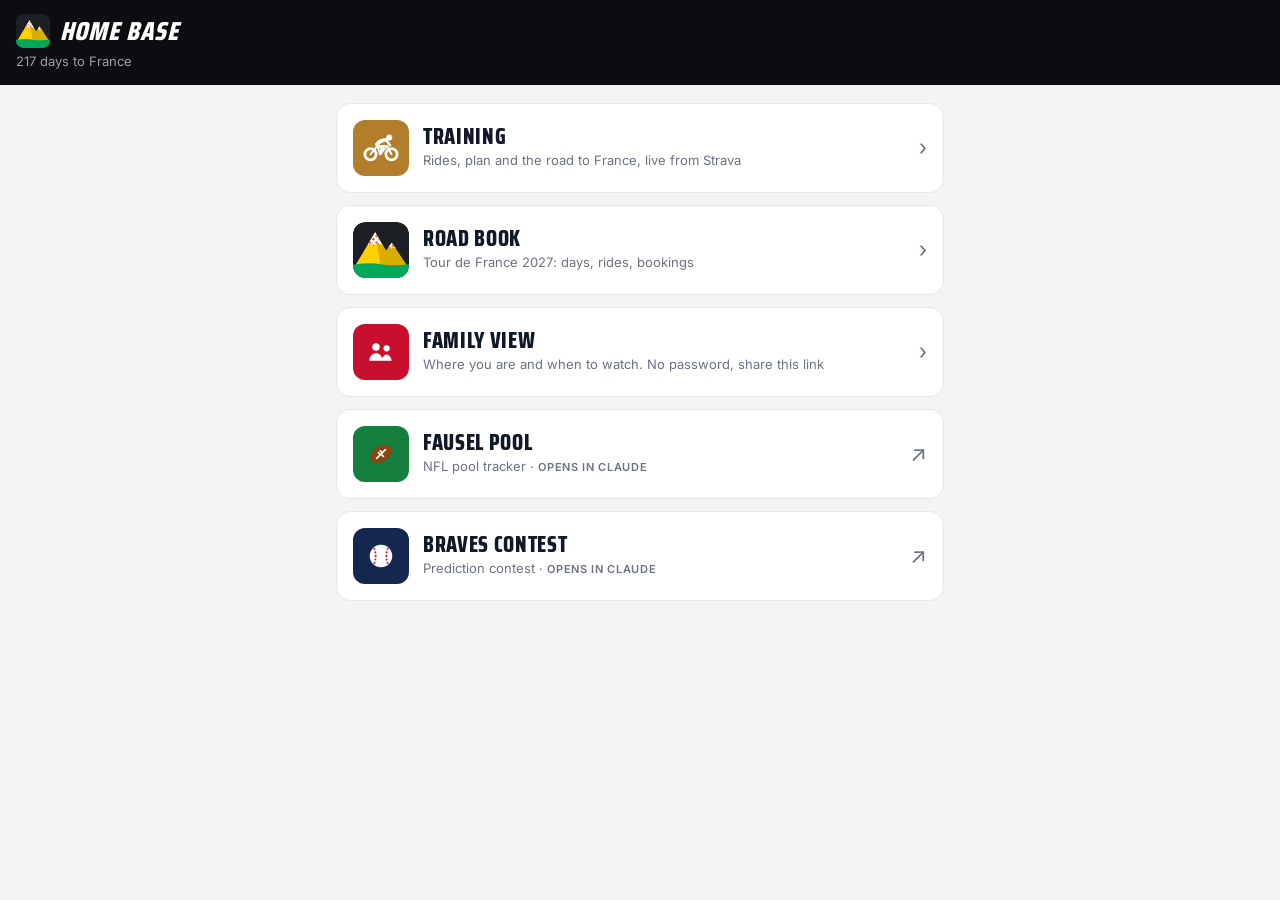
<file: home.html>
<!doctype html>
<html lang="en">
<head>
<meta charset="utf-8">
<meta name="viewport" content="width=device-width, initial-scale=1, viewport-fit=cover">
<title>Home Base</title>
<meta name="theme-color" content="#0b0d11">
<link rel="manifest" href="manifest.webmanifest">
<link rel="icon" href="icons/homebase-192.png">
<link rel="apple-touch-icon" href="icons/homebase-192.png">
<link rel="preconnect" href="https://fonts.googleapis.com">
<link rel="preconnect" href="https://fonts.gstatic.com" crossorigin>
<link rel="stylesheet" href="https://fonts.googleapis.com/css2?family=Inter:wght@400;500;600;700&family=Saira+Condensed:ital,wght@0,600;0,700;0,800;1,800&display=swap">
<link rel="stylesheet" href="theme.css">
<style>
  /* Home: one big tile per thing Will checks. Two live in this app; the pool and the contest stay on Claude, where other people share them. */
  :root { --display: "Saira Condensed", "Arial Narrow", sans-serif; }
  * { box-sizing: border-box; }
  body { margin: 0; min-height: 100vh; min-height: 100dvh; background: var(--color-bg); color: var(--color-fg); font: 15px/1.45 var(--font-anthropic-sans); }
  .mast { background: #0b0d11; color: #fff; padding: calc(14px + env(safe-area-inset-top, 0px)) max(16px, env(safe-area-inset-right, 0px)) 14px max(16px, env(safe-area-inset-left, 0px)); }
  .mast h1 { margin: 0; font: italic 800 26px/1 var(--display); letter-spacing: .04em; text-transform: uppercase; }
  .mast p { margin: 4px 0 0; color: rgba(255,255,255,.6); font-size: 13px; }
  main { max-width: 40rem; margin: 0 auto; padding: 18px max(16px, env(safe-area-inset-right, 0px)) calc(24px + env(safe-area-inset-bottom, 0px)) max(16px, env(safe-area-inset-left, 0px)); display: grid; gap: 12px; }
  .tile { display: grid; grid-template-columns: 56px minmax(0, 1fr) auto; gap: 14px; align-items: center; padding: 16px; border-radius: 14px; background: var(--color-panel); border: 1px solid var(--color-border-line); color: inherit; text-decoration: none; }
  .tile:active { transform: scale(.99); }
  .tile:focus-visible { outline: 3px solid var(--c); outline-offset: 2px; }
  .ic { width: 56px; height: 56px; border-radius: 12px; display: grid; place-items: center; background: var(--c); }
  .ic svg { width: 30px; height: 30px; }
  .tile b { display: block; font: 800 22px/1.05 var(--display); letter-spacing: .03em; text-transform: uppercase; }
  .tile small { display: block; color: var(--color-fg-muted); font-size: 13px; margin-top: 3px; }
  .go { color: var(--color-fg-muted); font-size: 22px; }
  .ic.hb { background: none; overflow: hidden; }
  .ic.hb svg { width: 56px; height: 56px; }
  .mast h1 { display: flex; align-items: center; gap: 10px; }
  .hbm svg { display: block; width: 34px; height: 34px; }
  .ext { font-size: 11px; font-weight: 600; letter-spacing: .06em; text-transform: uppercase; color: var(--color-fg-muted); }
</style>
</head>
<body>
<header class="mast"><h1><span class="hbm"><svg  viewBox="0 0 512 512" aria-hidden="true"><defs><clipPath id="rc-m"><rect width="512" height="512" rx="110"/></clipPath><pattern id="pois-m" width="52" height="52" patternUnits="userSpaceOnUse"><rect width="52" height="52" fill="#fff"/><circle cx="13" cy="13" r="10" fill="#EF4135"/><circle cx="39" cy="39" r="10" fill="#EF4135"/></pattern></defs><g clip-path="url(#rc-m)"><rect width="512" height="512" fill="#1c2024"/><g transform="translate(256 262) scale(1.16) translate(-256 285) scale(1 -1) scale(1 -1) translate(0 -570)"><path d="M49 410 210 140l86 148 44-66 124 188z" fill="#FFD100"/><path d="M210 140 296 288 340 222 464 410H253z" fill="#D9AE00"/><path d="M210 140 150 241l28-15 22 24 26-28 42 18z" fill="url(#pois-m)"/><path d="M340 222 314 261l14-6 12 14 14-12 22 12z" fill="url(#pois-m)"/><path d="M-40 410 Q140 372 256 392 T552 380 V600 H-40z" fill="#00A859"/>
</g></g></svg></span>Home Base</h1><p id="sub">Everything in one place</p></header>
<main>
  <a class="tile" href="./" style="--c:#B37E2C">
    <span class="ic"><svg viewBox="0 0 48 38" aria-hidden="true" style="width:36px;height:29px"><g fill="#fff" stroke="#fff" stroke-linecap="round" stroke-linejoin="round"><circle cx="10" cy="28" r="7.5" fill="none" stroke-width="3.6"/><circle cx="38" cy="28" r="7.5" fill="none" stroke-width="3.6"/><path d="M10 28 19 17h13l6 11M19 17l4 11 9-11" fill="none" stroke-width="2.6"/><circle cx="35" cy="5.5" r="4" stroke="none"/><path d="M16 15c3-6 9-9 16-8l1 4c-6 0-10 2-13 6z" stroke="none"/><path d="M31 9l5 7" fill="none" stroke-width="3.4"/><path d="M18 15l8 5-3 7" fill="none" stroke-width="4.2"/></g></svg></span>
    <span><b>Training</b><small>Rides, plan and the road to France, live from Strava</small></span><span class="go" aria-hidden="true">›</span>
  </a>
  <a class="tile" href="road-book/" style="--c:#1c2024">
    <span class="ic hb"><svg  viewBox="0 0 512 512" aria-hidden="true"><defs><clipPath id="rc-ic"><rect width="512" height="512" rx="110"/></clipPath><pattern id="pois-ic" width="52" height="52" patternUnits="userSpaceOnUse"><rect width="52" height="52" fill="#fff"/><circle cx="13" cy="13" r="10" fill="#EF4135"/><circle cx="39" cy="39" r="10" fill="#EF4135"/></pattern></defs><g clip-path="url(#rc-ic)"><rect width="512" height="512" fill="#1c2024"/><g transform="translate(256 262) scale(1.16) translate(-256 285) scale(1 -1) scale(1 -1) translate(0 -570)"><path d="M49 410 210 140l86 148 44-66 124 188z" fill="#FFD100"/><path d="M210 140 296 288 340 222 464 410H253z" fill="#D9AE00"/><path d="M210 140 150 241l28-15 22 24 26-28 42 18z" fill="url(#pois-ic)"/><path d="M340 222 314 261l14-6 12 14 14-12 22 12z" fill="url(#pois-ic)"/><path d="M-40 410 Q140 372 256 392 T552 380 V600 H-40z" fill="#00A859"/>
</g></g></svg></span>
    <span><b>Road Book</b><small>Tour de France 2027: days, rides, bookings</small></span><span class="go" aria-hidden="true">›</span>
  </a>
  <a class="tile" href="road-book/family.html" style="--c:#c8102e">
    <span class="ic"><svg viewBox="0 0 24 24" aria-hidden="true"><circle cx="8" cy="8" r="3" fill="#fff"/><circle cx="16.5" cy="9" r="2.5" fill="#fff"/><path d="M2.5 19c.5-4 3-6 5.5-6s5 2 5.5 6zM12.5 19c.4-3.2 2.2-5 4-5s3.6 1.8 4 5z" fill="#fff"/></svg></span>
    <span><b>Family View</b><small>Where you are and when to watch. No password, share this link</small></span><span class="go" aria-hidden="true">›</span>
  </a>
  <a class="tile" href="https://claude.ai/artifact/TFU3h82WRzBq9L5pdGXxn7" target="_blank" rel="noopener" style="--c:#15803d">
    <span class="ic"><svg viewBox="0 0 24 24" aria-hidden="true"><ellipse cx="12" cy="12" rx="9.5" ry="6" fill="#8b4513" transform="rotate(-35 12 12)"/><path d="M8.5 15.5l7-7M10 11l1.5 1.5M11.5 9.5l1.5 1.5M12.5 12.5 14 14" stroke="#fff" stroke-width="1.4" stroke-linecap="round"/></svg></span>
    <span><b>Fausel Pool</b><small>NFL pool tracker <span class="ext">· opens in Claude</span></small></span><span class="go" aria-hidden="true">↗</span>
  </a>
  <a class="tile" href="https://claude.ai/artifact/VoMGkDpSNNYAQ4SjHFZWQK" target="_blank" rel="noopener" style="--c:#13274f">
    <span class="ic"><svg viewBox="0 0 24 24" aria-hidden="true"><circle cx="12" cy="12" r="9" fill="#fff"/><path d="M6.2 5.8c2 1.8 2 10.6 0 12.4M17.8 5.8c-2 1.8-2 10.6 0 12.4" fill="none" stroke="#ce1141" stroke-width="1.4" stroke-dasharray="1.6 1.2"/></svg></span>
    <span><b>Braves Contest</b><small>Prediction contest <span class="ext">· opens in Claude</span></small></span><span class="go" aria-hidden="true">↗</span>
  </a>
</main>
<script>
  // The France countdown, same date the Training page uses.
  const d = Math.ceil((Date.UTC(2027, 6, 9) - Date.now()) / 864e5);
  if (d > 0) document.getElementById("sub").textContent = d + " days to France";
  if ("serviceWorker" in navigator) addEventListener("load", () => navigator.serviceWorker.register("sw.js"));
</script>
</body>
</html>
</file>
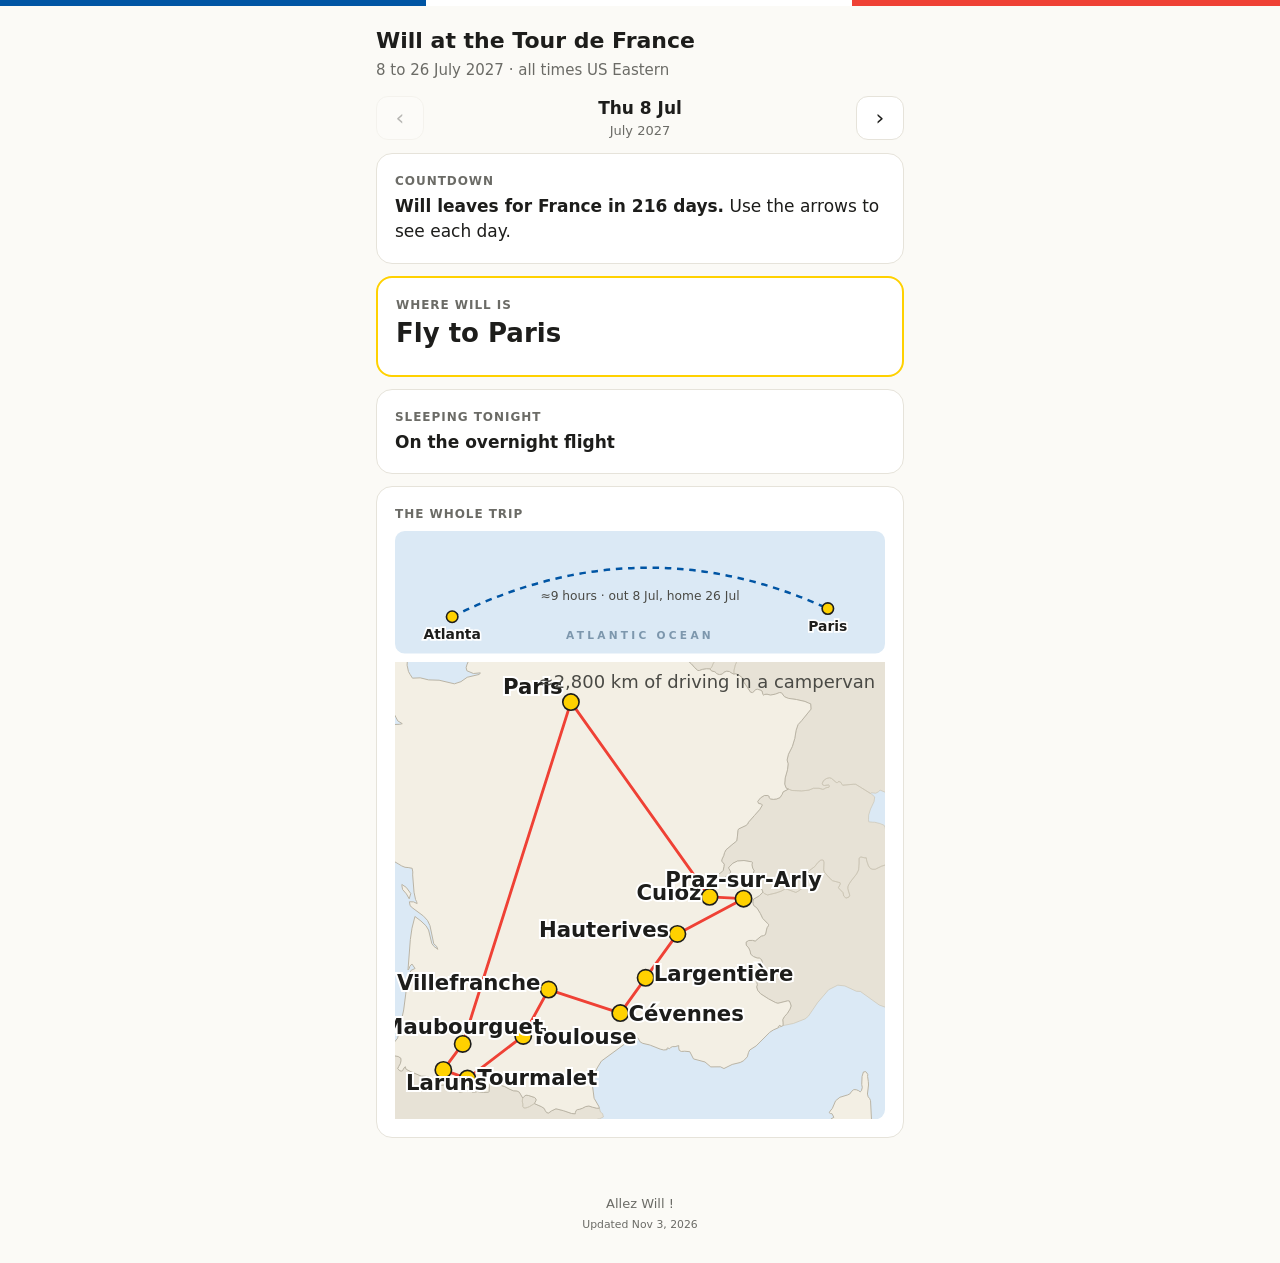
<file: road-book/family.html>
<!doctype html><html lang="en"><head><meta charset="utf-8"><meta name="viewport" content="width=device-width,initial-scale=1,viewport-fit=cover">
<title>Will at the Tour</title>
<link rel="icon" href="family-icon.svg" type="image/svg+xml">
<meta name="description" content="Where Will is today at the 2027 Tour de France, and how to watch from home.">
<style>
:root{--bg:#fbfaf6;--card:#fff;--ink:#1d1d1b;--muted:#6b6b66;--line:#e6e3da;--y:#FFD100;--g:#00A859;--r:#EF4135;--blue:#0055A4}
@media (prefers-color-scheme:dark){:root{--bg:#141413;--card:#1f1f1d;--ink:#f2f0ea;--muted:#a9a69d;--line:#33322e}}
*{box-sizing:border-box}body{margin:0;background:var(--bg);color:var(--ink);font:17px/1.5 system-ui,-apple-system,Segoe UI,Roboto,sans-serif}
.flag{height:6px;background:linear-gradient(90deg,var(--blue) 0 33.3%,#fff 33.3% 66.6%,var(--r) 66.6%)}
main{max-width:560px;margin:0 auto;padding:18px 16px 40px}
h1{margin:0 0 2px;font-size:22px}.sub{margin:0 0 14px;color:var(--muted);font-size:15px}
.nav{display:flex;align-items:center;justify-content:space-between;gap:8px;margin:0 0 12px}
.nav button{font:inherit;font-size:22px;line-height:1;width:48px;height:44px;border-radius:12px;border:1px solid var(--line);background:var(--card);color:var(--ink);cursor:pointer}
.nav button:disabled{opacity:.3;cursor:default}
.nav .d{text-align:center;font-weight:700}.nav .d small{display:block;font-weight:400;color:var(--muted);font-size:13px}
.today-btn[hidden]{display:none}.today-btn{display:block;margin:0 auto 12px;font:inherit;font-size:14px;border:0;background:none;color:var(--blue);text-decoration:underline;cursor:pointer}
.card{background:var(--card);border:1px solid var(--line);border-radius:16px;padding:18px;margin:0 0 12px}
.card.main{border:2px solid var(--y)}
.k{font-size:12px;text-transform:uppercase;letter-spacing:.08em;color:var(--muted);margin:0 0 4px;font-weight:700}
.where{font-size:26px;font-weight:800;line-height:1.2;margin:0 0 8px}
.what{margin:0}
.tag{display:inline-block;font-size:12px;font-weight:700;border-radius:4px;padding:1px 7px;margin-left:6px;vertical-align:2px;color:#1d1d1b}
.tag.mtn{background:#fff;border:2px dotted var(--r);color:var(--r);padding:0 6px}
.tag.hill,.tag.tt{background:var(--y)}.tag.sprint{background:var(--g);color:#fff}
.row{display:flex;justify-content:space-between;gap:12px;padding:9px 0;border-top:1px solid var(--line)}.row:first-of-type{border-top:0}
.row b{font-variant-numeric:tabular-nums;white-space:nowrap}.row.key b{background:var(--y);color:#1d1d1b;padding:0 8px;border-radius:6px}
.cd{color:var(--g);font-weight:700}
.muted{color:var(--muted);font-size:14px;margin:8px 0 0}
.card svg{display:block;width:100%;height:auto;margin-top:8px}.sea{fill:#dbe9f5}.land2{fill:#e7e2d6;stroke:#c9c3b3;stroke-width:.8}.land{fill:#f3efe4;stroke:#b9b3a3;stroke-width:1.2}.arc{fill:none;stroke:#0055A4;stroke-width:3;stroke-dasharray:8 7}.road{fill:none;stroke:#EF4135;stroke-width:3.5;stroke-linejoin:round}.dot{fill:#FFD100;stroke:#1d1d1b;stroke-width:2}.lbl{font:700 17px system-ui,sans-serif;fill:#1d1d1b;paint-order:stroke;stroke:#fff;stroke-width:4px}.sm{font:15px system-ui,sans-serif;fill:#4a4a45}.ocean{font:600 13px system-ui,sans-serif;letter-spacing:4px;fill:#7d97ad}
@media (prefers-color-scheme:dark){.sea{fill:#1b2833}.land{fill:#2b2a26;stroke:#4a4842}.land2{fill:#22211e;stroke:#3a3934}.lbl{fill:#f2f0ea;stroke:#141413}.sm{fill:#c9c5bb}}
.ink{fill:#1d1d1b}.clb{font:600 19px system-ui,sans-serif;fill:#1d1d1b;paint-order:stroke;stroke:#fff;stroke-width:3px}.flagt{font:800 20px system-ui,sans-serif;fill:#1d1d1b;letter-spacing:.5px}.ax{font:700 19px system-ui,sans-serif;fill:var(--ink)}
@media (prefers-color-scheme:dark){.ink{fill:#f2f0ea}.clb{fill:#f2f0ea;stroke:#141413}}
footer{color:var(--muted);font-size:13px;text-align:center;padding:4px 16px 30px}
.shine{opacity:.55;transform:skewX(-20deg);animation:shine 3.2s ease-in-out infinite}
@keyframes shine{0%{transform:translateX(0) skewX(-20deg)}55%,100%{transform:translateX(260px) skewX(-20deg)}}
@media (prefers-reduced-motion:reduce){.shine{display:none}}
</style></head><body>
<div class="flag"></div>
<main>
<h1>Will at the Tour de France</h1>
<p class="sub">8 to 26 July 2027 · all times US Eastern</p>
<div class="nav"><button id="prev" aria-label="Previous day">‹</button><div class="d" id="date"></div><button id="next" aria-label="Next day">›</button></div>
<button class="today-btn" id="tod" hidden>Back to today</button>
<div id="view"></div>
<div class="card" id="mapcard"><p class="k" id="mapk"></p><div id="map"></div></div>
</main>
<footer>Allez Will !<br><small>Updated Nov 3, 2026</small></footer>
<script>
const DATA={"days":[{"d":"8 Jul","dow":"Thu","type":"rest","stage":null,"title":"Fly to Paris","eta":null,"night":"On the overnight flight"},{"d":"9 Jul","dow":"Fri","type":"rest","stage":null,"title":"Land in Paris","eta":null,"night":"Paris (airport hotel)"},{"d":"10 Jul","dow":"Sat","type":"rest","stage":null,"title":"Van pickup and the drive to the Alps","eta":null,"night":"Culoz, near the Grand Colombier"},{"d":"11 Jul","dow":"Sun","type":"mtn","stage":9,"title":"Stage 9 · Villars-les-Dombes to Grand Colombier","eta":["Grand Colombier, near the top","Summit finish","15:30","17:15","17:30"],"night":"Culoz, near the Grand Colombier"},{"d":"12 Jul","dow":"Mon","type":"rest","stage":null,"title":"Rest day · move to the Haute-Savoie base","eta":null,"night":"Praz-sur-Arly, Mont Blanc country"},{"d":"13 Jul","dow":"Tue","type":"mtn","stage":10,"title":"Stage 10 · Annecy to Sallanches","eta":["Route de Cruet hairpin, Domancy","First lap of the finishing circuit","15:15","16:00","17:30"],"night":"Praz-sur-Arly, Mont Blanc country"},{"d":"14 Jul","dow":"Wed","type":"mtn","stage":11,"title":"Stage 11 · Cluses to Les Saisies","eta":["Yeti's Café, Les Saisies","≈5 km from the finish","15:30","17:15","17:30"],"night":"Praz-sur-Arly, Mont Blanc country"},{"d":"15 Jul","dow":"Thu","type":"sprint","stage":12,"title":"Stage 12 · Chambéry to Valence","eta":["Hauterives village","km 107.5","14:30","16:00","17:15"],"night":"A campsite by Largentière, Ardèche"},{"d":"16 Jul","dow":"Fri","type":"sprint","stage":13,"title":"Stage 13 · Aubenas to Montpellier","eta":["Largentière","km 11","11:20","12:50","17:00"],"night":"The Cévennes, near Ganges"},{"d":"17 Jul","dow":"Sat","type":"mtn","stage":14,"title":"Stage 14 · Montpellier to Mende","eta":["Cap de Côte, Col de la Lusette","Mid-climb","14:00","15:20","17:30"],"night":"The Cévennes, near Ganges"},{"d":"18 Jul","dow":"Sun","type":"hill","stage":15,"title":"Stage 15 · Rodez to Albi","eta":["Villefranche-de-Rouergue","km 88.5","12:55","14:25","17:00"],"night":"Toulouse"},{"d":"19 Jul","dow":"Mon","type":"rest","stage":null,"title":"Rest day · Toulouse","eta":null,"night":"Toulouse"},{"d":"20 Jul","dow":"Tue","type":"tt","stage":16,"title":"Stage 16 · Toulouse individual time trial","eta":["Côte de Pech-David","Time trial: riders every 1 to 2 min","—","13:00","17:30"],"night":"Toulouse"},{"d":"21 Jul","dow":"Wed","type":"sprint","stage":17,"title":"Stage 17 · Muret to Pau","eta":null,"night":"In the van up on the Tourmalet"},{"d":"22 Jul","dow":"Thu","type":"mtn","stage":18,"title":"Stage 18 · Pau to Col du Portet","eta":["Col du Tourmalet, near the top","Over the top","13:15","15:00","17:45"],"night":"The Pyrenees, near Laruns"},{"d":"23 Jul","dow":"Fri","type":"mtn","stage":19,"title":"Stage 19 · Hasparren to Laruns","eta":["Col de Marie Blanque, top","Last climb before Laruns","14:30","16:25","17:00"],"night":"The Pyrenees, near Laruns"},{"d":"24 Jul","dow":"Sat","type":"sprint","stage":20,"title":"Stage 20 · Maubourguet to Libourne, then north","eta":null,"night":"Paris (airport hotel)"},{"d":"25 Jul","dow":"Sun","type":"sprint","stage":21,"title":"Stage 21 · Saint-Quentin-en-Yvelines to Paris","eta":["Montmartre, Paris","Laps of the finishing circuit","13:30","15:00","17:30"],"night":"Paris (airport hotel)"},{"d":"26 Jul","dow":"Mon","type":"rest","stage":null,"title":"Fly home","eta":null,"night":"Home"}]};
const TYPE={mtn:"Mountains",hill:"Hilly",sprint:"Flat",tt:"Time trial",rest:""};
function parisNow(){const f=new Intl.DateTimeFormat("en-CA",{timeZone:"Europe/Paris",year:"numeric",month:"2-digit",day:"2-digit",hour:"2-digit",minute:"2-digit",hourCycle:"h23"});
  const p=Object.fromEntries(f.formatToParts(new Date()).map(x=>[x.type,x.value]));return Date.UTC(+p.year,+p.month-1,+p.day,+p.hour%24,+p.minute);}
const dayMs=d=>Date.UTC(2027,6,+d.split(" ")[0]);
const hm=t=>{const [h,m]=t.split(":").map(Number);return (h*60+m)*6e4;};
function et(t){if(!t||t==="—")return "";let [h,m]=t.split(":").map(Number);h-=6;const ap=h>=12?"pm":"am";const h12=((h+11)%12)+1;return h12+(m?":"+String(m).padStart(2,"0"):"")+ap;}
function dur(ms){const m=Math.round(ms/6e4),h=Math.floor(m/60);return h?`${h}h ${m%60}m`:`${m}m`;}
const WHERE={"12 Jul":"Moving to Praz-sur-Arly","19 Jul":"Day off in Toulouse","21 Jul":"Driving to the Tourmalet","24 Jul":"Maubourguet for the start, then the drive to Paris"};
const N=DATA.days.length;
const PROF={"11 Jul":{"L":162,"el":[209,213,216,219,221,224,226,227,228,229,230,231,231,231,230,230,229,228,226,225,223,222,220,218,216,214,212,211,209,207,206,204,203,202,201,200,200,200,200,200,200,201,202,203,205,207,209,211,213,216,218,221,224,227,230,233,236,239,242,245,248,251,253,256,258,260,262,263,264,265,266,266,266,265,264,287,330,372,414,456,497,538,579,619,659,699,671,628,585,541,497,454,410,366,322,279,235,192,175,171,167,163,159,156,153,150,148,145,146,190,233,278,322,367,412,378,339,299,260,221,182,143,145,146,148,150,151,153,155,156,158,159,161,162,163,164,165,165,165,165,165,164,164,163,161,160,158,156,154,151,149,146,143,140,137,134,130,127,150,182,214,246,278,310,343,375,408,441,474,508,542,534,502,470,439,408,378,347,318,288,259,230,201,173,145,117,115,119,123,127,131,136,140,145,150,154,159,164,168,173,177,181,185,189,192,195,198,201,204,206,208,236,279,322,364,407,448,490,531,572,613,654,695,735,775,816,856,896,936,976,1016,1056,1097,1137,1177,1218,1259,1300,1341,1382,1424],"a":"Villars-les-Dombes","b":"Grand Colombier","spot":160,"climbs":[["Col du Berthiand",57.5],["Côte des Neyrolles",77],["Col de Richemond",115],["Grand Colombier",162]]},"13 Jul":{"L":171,"el":[209,213,216,219,222,224,226,228,229,230,230,231,231,230,230,229,228,226,225,223,221,220,251,283,314,346,377,409,441,472,505,537,569,602,635,668,702,703,674,645,617,589,561,533,506,478,451,425,398,371,345,318,292,266,239,242,246,249,251,254,257,259,261,262,264,265,265,266,266,265,265,263,262,260,258,255,252,249,245,241,237,233,228,224,219,214,209,204,198,193,188,184,179,174,170,166,175,234,294,354,415,475,536,598,643,586,529,473,416,361,305,250,195,141,142,144,145,147,149,151,152,154,156,158,159,161,162,163,164,165,165,165,165,165,164,163,162,161,159,157,154,152,149,146,143,140,137,133,130,126,122,119,116,144,199,254,309,309,255,202,148,95,92,91,90,90,91,91,92,110,162,214,266,318,371,424,477,531,542,503,464,425,386,347,308,269,230,191,170,175,179,183,187,191,195,198,201,204,206,218,266,314,361,408,455,502,548,594,554,512,470,427,385,342,299,257,214,199,197,196,194,193,192,191,229,286,344,402,391,340,289,239,192,194,196,198,200,203,206,209,212],"a":"Annecy","b":"Sallanches","spot":111.5,"climbs":[["Col du Plan du Salève",26],["Montée de Brison",74],["Côte de Domancy",111.5],["Montée du Bettex",126.5],["Côte du Plateau d'Assy",147.5],["Côte de Domancy",162]]},"14 Jul":{"L":150,"el":[349,390,431,471,512,552,592,632,671,710,749,788,826,864,902,940,977,1015,1052,1089,1126,1162,1199,1235,1272,1308,1316,1280,1245,1209,1174,1139,1104,1069,1034,999,964,930,896,862,828,794,761,728,695,662,629,597,565,533,501,477,475,474,473,471,470,469,468,478,511,544,577,609,642,618,594,570,546,521,497,472,447,422,396,370,344,318,291,265,264,263,262,260,258,256,254,251,248,245,242,238,234,230,226,222,218,213,209,204,200,195,191,187,182,178,174,170,167,163,160,157,154,151,149,146,144,143,141,140,139,139,138,138,138,138,139,156,202,247,293,339,385,431,477,523,569,532,494,456,418,380,342,304,265,227,188,165,165,165,165,165,165,164,163,162,161,159,174,214,255,295,335,375,414,454,493,533,572,611,651,690,729,769,808,847,887,927,967,1007,1047,1072,1033,994,955,917,878,841,803,766,729,692,656,620,584,548,513,478,443,409,375,340,307,273,239,206,172,139,143,147,152,166,215,265,314,363,412,461,510,558,607,655,703,751,798,846,893,940,986,1032,1079,1124,1170,1215,1226,1186,1146,1105,1065,1024,983],"a":"Cluses","b":"Les Saisies","spot":145,"climbs":[["Col de la Colombière",16],["Col de la Croix Fry",40],["Col de la Forclaz de Queige",85],["Col du Pré",113],["Montée de Bisanne",146]]},"15 Jul":{"L":162,"el":[209,213,216,219,221,224,226,227,228,229,230,231,231,231,230,230,229,228,226,225,223,222,220,218,216,214,212,211,209,207,206,204,203,202,201,200,200,200,200,200,200,201,202,203,205,207,209,211,213,216,218,221,224,227,230,233,236,239,242,245,248,251,253,256,258,260,262,263,264,265,266,266,266,265,264,263,262,260,258,255,253,250,246,243,239,235,231,226,222,217,212,208,203,198,193,188,184,179,175,171,167,163,159,156,153,150,148,145,143,142,140,139,139,138,138,138,138,139,140,141,142,143,145,146,148,150,151,153,155,156,158,159,161,162,163,164,165,165,165,165,165,164,164,163,161,160,158,156,154,151,149,146,143,140,137,134,130,127,124,120,117,114,111,108,105,102,100,98,96,94,93,92,91,90,90,90,91,92,93,95,97,99,102,105,108,111,115,119,123,127,131,136,140,145,150,154,159,164,168,173,177,181,185,189,192,195,198,201,204,206,208,209,211,212,213,213,213,213,213,212,211,211,209,208,207,205,204,202,201,199,197,196,195,193,192,191,190,189,189,189,189],"a":"Chambéry","b":"Valence","spot":107.5,"climbs":[]},"16 Jul":{"L":164,"el":[209,213,216,219,221,224,226,227,229,230,230,231,231,231,230,229,228,227,226,225,223,221,219,217,216,214,212,210,208,207,205,204,202,201,201,200,200,200,200,200,201,202,203,204,206,208,210,212,215,217,220,223,226,229,232,235,238,241,244,247,250,253,255,257,260,261,263,264,265,266,266,266,265,265,263,262,260,258,256,253,250,246,243,239,235,230,226,221,217,212,207,202,197,192,188,183,178,174,170,166,162,158,155,152,149,147,145,143,141,140,139,138,138,138,138,139,139,140,141,142,144,145,147,149,150,152,154,156,157,159,160,162,163,164,164,165,165,165,165,165,164,163,162,160,159,157,154,152,149,147,144,141,137,134,131,127,124,120,117,114,111,108,105,102,100,98,96,94,93,91,91,90,90,91,91,92,94,95,97,100,102,105,108,112,116,120,124,128,133,137,142,147,151,156,161,166,170,174,179,183,187,190,194,197,200,203,205,207,209,210,211,212,213,213,213,213,212,212,211,210,209,207,206,204,203,201,199,198,196,195,193,192,191,190,190,189,189,189,189,189,190],"a":"Aubenas","b":"Montpellier","spot":11,"climbs":[]},"17 Jul":{"L":199,"el":[209,214,217,221,223,226,228,229,230,231,231,230,230,229,227,226,224,222,220,217,215,213,211,208,206,205,203,202,201,200,200,200,200,201,202,203,205,207,244,288,333,378,424,469,515,560,606,652,697,730,696,662,628,594,559,523,487,451,414,377,339,301,262,259,256,253,249,245,241,236,231,225,220,214,208,202,196,190,185,179,174,169,164,159,155,152,148,146,143,141,140,139,138,138,138,139,140,141,142,144,146,148,150,152,154,156,158,160,162,163,164,165,165,165,165,177,228,279,330,381,431,481,530,579,628,677,726,774,823,871,920,954,904,854,804,754,705,656,607,559,512,465,418,372,327,282,237,193,150,107,109,113,117,122,128,133,139,144,150,156,162,167,173,178,183,188,192,196,200,203,206,208,210,211,212,213,213,213,212,212,210,209,207,206,204,202,200,198,196,194,193,191,190,189,189,189,189,189,190,192,193,196,198,201,255,318,382,446,510,574,638,702,660,611,563,514,465,416,366,316,266,268,270,272,272,273,272,272,270,269,266,264,260,257,253,319,387,455,522,479,409],"a":"Montpellier","b":"Mende","spot":103,"climbs":[["Col du Vent",40.5],["Col de la Lusette",108.5],["Côte de l'Estrade",175],["Côte de la Croix Neuve",197.5]]},"18 Jul":{"L":169,"el":[329,333,338,342,348,353,359,364,370,376,383,388,394,400,405,409,414,417,420,423,424,425,426,425,424,422,420,416,412,408,403,398,392,387,381,375,369,364,358,353,349,345,342,339,338,337,336,337,339,341,345,349,354,360,366,373,380,388,396,404,412,420,428,436,443,449,455,460,465,468,471,472,472,471,470,467,463,458,452,445,437,428,419,409,399,389,378,367,357,346,336,326,317,309,301,294,288,283,278,275,273,272,272,273,275,277,281,285,289,295,301,307,313,319,326,332,338,343,348,353,357,361,363,365,366,367,366,365,363,360,356,352,347,341,336,329,323,316,309,303,296,289,283,277,272,267,263,259,256,253,252,250,250,250,251,252,254,256,259,262,266,269,273,277,281,285,289,292,295,299,301,304,306,307,309,309,310,310,310,310,309,308,307,306,305,304,304,303,303,303,303,304,305,306,308,311,314,317,321,325,330,335,340,346,352,358,363,369,375,380,385,390,395,398,402,404,406,408,409,409,408,407,405,402,399,395,391,386,381,376,371,366,361,356,351,347,343,340,337,335,334],"a":"Rodez","b":"Albi","spot":88.5,"climbs":[]},"20 Jul":{"L":33,"el":[209,210,211,212,212,213,214,214,215,215,216,217,217,218,218,219,219,220,221,221,221,222,222,223,223,224,224,225,225,225,226,226,226,227,227,227,228,228,228,228,229,229,229,229,229,230,230,230,230,230,230,230,230,231,231,231,231,231,231,231,231,231,231,231,231,231,230,230,230,230,230,230,230,230,229,229,229,229,229,229,228,228,228,228,227,227,227,227,226,226,226,226,225,225,225,224,224,224,223,223,223,222,222,222,221,221,221,220,220,219,219,219,218,218,218,217,217,216,216,216,215,215,215,214,214,213,213,213,212,212,211,211,211,210,210,210,209,209,209,208,208,208,207,207,207,206,206,206,205,205,205,204,204,204,204,203,203,203,203,202,202,202,202,202,201,201,201,201,203,218,232,247,262,276,291,293,280,267,254,240,227,214,201,200,200,200,200,200,200,200,200,200,200,200,200,200,200,200,201,201,201,201,201,201,202,202,202,202,203,203,203,203,204,204,204,205,205,205,206,206,206,207,207,207,208,208,209,209,209,210,210,211,211,212,212,213,213,214,214,215,215],"a":"Toulouse","b":"Toulouse","spot":24,"climbs":[["Côte de Pech David",24]]},"21 Jul":{"L":186,"el":[209,213,217,220,223,225,227,229,230,230,231,231,230,230,229,227,226,224,222,220,218,216,214,212,210,208,206,204,203,202,201,200,200,200,200,200,201,203,204,206,208,211,214,217,220,223,226,230,233,237,240,244,247,250,253,256,259,261,262,264,265,266,266,266,265,264,262,260,258,255,252,248,244,240,235,230,225,220,214,209,203,198,192,187,182,177,172,167,163,159,155,151,148,146,143,142,140,139,138,138,138,138,139,140,141,143,144,146,148,150,152,154,156,158,159,161,162,163,164,165,165,165,165,164,163,162,160,158,156,154,151,148,144,141,137,134,130,126,122,118,115,111,108,104,101,99,96,94,93,91,91,90,90,91,92,93,95,97,100,103,107,111,115,119,124,129,134,139,145,150,155,161,166,171,176,181,185,189,193,197,200,203,206,208,210,211,212,213,213,213,213,212,211,210,209,207,205,204,202,200,198,196,195,193,192,191,190,189,189,189,189,190,191,192,193,195,198,200,203,206,210,213,217,221,225,229,233,238,242,246,250,253,257,260,263,265,268,269,271,272,273],"a":"Muret","b":"Pau","spot":null,"climbs":[]},"22 Jul":{"L":174,"el":[209,213,216,219,222,224,226,228,229,230,231,231,231,230,230,229,227,226,224,223,221,219,217,215,213,211,209,207,205,204,203,202,201,200,200,200,200,200,201,202,203,205,207,209,211,214,217,220,223,226,229,267,316,366,415,464,513,562,611,659,708,756,803,851,898,944,991,1037,1082,1124,1082,1040,997,954,911,867,823,778,733,688,643,598,552,506,461,415,369,323,277,231,186,176,171,167,163,159,156,152,149,147,144,142,141,140,139,138,138,138,138,139,140,141,142,144,145,147,149,162,210,259,307,356,404,452,500,548,595,643,690,736,783,829,875,921,966,1011,1056,1100,1144,1188,1232,1276,1319,1362,1406,1449,1492,1526,1481,1436,1391,1347,1302,1258,1214,1170,1127,1084,1041,998,956,914,873,832,791,751,711,672,633,594,556,518,480,443,406,369,332,295,259,223,186,159,196,233,270,307,344,380,417,453,489,524,560,595,617,591,564,537,510,482,455,426,398,369,340,311,281,252,222,206,205,203,201,199,198,217,270,324,377,431,485,539,594,648,703,759,814,870,926,983,1039,1096,1154,1211,1269,1327,1385,1443,1502,1561,1619],"a":"Pau","b":"Col du Portet","spot":105,"climbs":[["Col du Soulor",50],["Col du Tourmalet",106.5],["Hourquette d'Ancizan",140.5],["Col du Portet",174]]},"23 Jul":{"L":160,"el":[209,213,216,219,221,223,225,227,228,229,230,231,231,231,230,230,229,228,227,225,224,222,220,219,217,215,213,211,209,208,206,205,203,202,201,201,200,200,200,200,200,201,202,203,204,206,207,209,212,214,217,219,236,293,350,407,464,521,577,634,691,748,804,861,917,973,1029,1059,1013,966,919,892,881,871,860,848,836,824,812,782,699,616,532,448,378,341,304,267,230,222,218,213,208,203,199,194,189,185,180,176,172,168,164,160,157,154,151,148,146,144,142,141,140,139,138,138,138,138,172,214,257,300,343,386,429,472,516,559,603,646,690,733,776,819,862,905,948,990,1033,1075,1117,1158,1200,1241,1223,1185,1147,1108,1070,1031,992,952,913,873,833,793,753,713,673,633,592,552,512,472,432,392,352,313,273,234,195,157,118,92,91,90,90,90,91,92,93,94,96,98,101,104,107,110,114,117,121,125,130,134,139,143,148,152,157,163,218,272,326,380,434,487,541,594,647,700,752,804,856,838,795,752,709,665,622,578,533,489,444,399,354,309,264,218,205,204,202,200,199,197,196,194,193,192,191,190,189],"a":"Hasparren","b":"Laruns","spot":141.5,"climbs":[["Col de Burdincurutcheta",44.5],["Col de Bagargui",52.5],["Col de Soudet",95.5],["Col de Marie Blanque",141.5]]},"24 Jul":{"L":198,"el":[209,214,217,221,223,226,228,229,230,231,231,230,230,229,227,226,224,222,220,218,215,213,211,209,207,205,203,202,201,200,200,200,200,201,202,203,205,207,209,212,215,219,222,226,229,233,237,241,244,248,251,254,257,259,262,263,265,265,266,266,265,264,262,260,257,254,251,247,242,238,233,227,222,216,210,204,198,193,187,181,176,171,166,161,157,153,150,147,144,142,140,139,138,138,138,138,139,140,142,143,145,147,149,151,153,155,157,159,161,162,163,164,165,165,165,165,164,163,161,159,157,154,151,148,144,141,137,133,129,125,121,117,113,109,105,102,99,97,95,93,91,91,90,90,91,92,94,96,99,102,106,110,114,119,124,129,134,140,146,151,157,163,168,174,179,184,188,193,196,200,203,206,208,210,211,212,213,213,213,212,211,210,209,207,206,204,202,200,198,196,194,193,191,190,189,189,189,189,189,190,192,193,195,198,201,204,207,211,215,219,223,228,232,237,241,245,249,253,257,260,263,266,268,270,271,272,273,272,272,271,269,267,264,261,257,253,249,244,239,234,229],"a":"Maubourguet","b":"Libourne","spot":0,"climbs":[]},"25 Jul":{"L":116,"el":[209,212,214,216,218,220,222,224,225,226,227,228,229,230,230,231,231,231,231,230,230,230,229,228,227,226,225,224,223,222,221,219,218,217,215,214,213,211,210,209,208,207,205,204,203,203,202,201,201,200,200,200,200,200,200,200,200,201,202,202,203,204,206,207,208,210,211,213,215,217,219,221,223,225,227,229,231,233,236,238,240,242,244,246,248,250,252,254,256,257,259,260,261,262,263,264,265,265,266,266,266,266,265,265,264,263,262,261,259,258,256,254,252,250,248,245,243,240,237,234,231,228,225,221,218,215,211,208,204,201,198,194,191,187,184,181,178,175,171,169,166,163,160,158,156,153,151,149,148,146,144,151,177,203,183,158,139,138,138,138,138,138,138,139,139,140,141,141,142,143,144,145,146,148,149,150,151,153,154,155,156,157,158,159,165,193,222,209,185,164,165,165,165,165,165,165,165,164,164,163,162,162,160,159,158,157,155,153,152,150,148,146,144,142,139,137,135,134,159,184,174,147,120,118,116,113,111,109,107,105,103,101,100,98,97,95,94,93,92,91,91],"a":"Saint-Quentin-en-Yvelines","b":"Paris","spot":74,"climbs":[["Butte Montmartre",74],["Butte Montmartre",90],["Butte Montmartre",106]]}};
function profile(d){const P=PROF[d.d];if(!P)return "";const W=600,H=330,x0=12,x1=588,top=195,base=285;const mx=Math.max(...P.el,900);
  const X=km=>x0+km/P.L*(x1-x0),Y=v=>base-(v/mx)*(base-top),n=P.el.length-1,elAt=km=>P.el[Math.min(Math.round(km/P.L*n),n)];
  const pts=P.el.map((v,k)=>`${(x0+k/n*(x1-x0)).toFixed(1)},${Y(v).toFixed(1)}`).join(" ");
  const fill=d.type==="mtn"?"url(#pois)":d.type==="sprint"?"#00A859":"#FFD100";
  let s=`<svg viewBox="0 0 ${W} ${H}" role="img" aria-label="Stage profile with Will's spot"><defs><pattern id="pois" width="14" height="14" patternUnits="userSpaceOnUse"><rect width="14" height="14" fill="#fff"/><circle cx="7" cy="7" r="2.6" fill="#EF4135"/></pattern></defs>`;
  s+=`<polygon points="${x0},${base} ${pts} ${x1},${base}" fill="${fill}" stroke="#1d1d1b" stroke-width="2.5" stroke-linejoin="round"/>`;
  P.climbs.forEach(([nm,at])=>{if(P.spot!=null&&Math.abs(at-P.spot)<8)return;const px=X(at),py=Y(elAt(at));s+=`<circle cx="${px}" cy="${py}" r="4.5" class="ink"/><text transform="translate(${px+6},${py-10}) rotate(-90)" class="clb">${nm}</text>`;});
  if(P.spot!=null){const px=X(P.spot),py=Y(elAt(P.spot)),tw=172,fx=Math.max(x0,Math.min(px-4,x1-tw));
    s+=`<line x1="${px}" y1="${py}" x2="${px}" y2="20" stroke="#1d1d1b" stroke-width="2.5"/><clipPath id="fclip"><path d="M${fx} 8h${tw}l-10 17l10 17h-${tw}z"/></clipPath><path d="M${fx} 8h${tw}l-10 17l10 17h-${tw}z" fill="#FFD100" stroke="#1d1d1b" stroke-width="2"/><text x="${fx+12}" y="32" class="flagt">WILL IS HERE</text><g clip-path="url(#fclip)"><rect class="shine" x="${fx-60}" y="0" width="44" height="50" fill="#fff"/></g><circle cx="${px}" cy="${py}" r="9" fill="#EF4135" stroke="#fff" stroke-width="3"/>`;}
  s+=`<text x="${x0}" y="${H-18}" class="ax">${P.a} · km 0</text><text x="${x1}" y="${H-18}" text-anchor="end" class="ax">${P.b} · ${P.L} km</text></svg>`;
  return `<div class="card"><p class="k">Stage ${d.stage} profile</p>${s}</div>`;}

const MAP={"fr":"M579.8 518L578.5 529.1L579.4 532.4L581.3 534.7L582.3 537.2L583.8 566.8L583.4 569.1L577 581.1L575.7 584.5L575.3 599.4L574.1 603.3L571.9 607.3L567.9 619.9L564.3 625.5L554.6 618.6L549 615.7L546.3 612.4L544.4 610.1L545.6 607.1L548.2 604.1L548.6 601.6L542.5 598.8L539.7 597L539.7 593.9L541.8 588.9L540.8 584.7L537.4 584.9L534.6 584.3L534.4 582L536.3 579.3L538.9 575.7L538.7 571.8L535.7 570.1L532.9 566.8L531.7 562.4L534 559.4L537.4 557.5L535 553L533.1 552.9L531.7 551.9L532.9 549.8L535.5 546.7L539.5 537.3L544.8 533L554.3 530.1L556.9 528.9L559.2 525.7L561.8 523.6L564.9 523.8L567.9 525L569.6 526.4L571.1 525L572.2 520.9L571.5 517.4L571.9 507.5L573.6 502L576.4 501.6L578.9 504.8L578.7 507.4L579.6 513.8L579.8 518ZM481.8 155.6L475.3 159L474 162.1L471.5 166L467.4 167.7L463.4 168.2L460 167.7L458.1 166.1L458.3 164.7L456.6 163.5L452.2 163.5L447.7 166.3L444.1 170.7L445.2 173.2L448.6 173.9L449.4 174.8L449.4 176.1L448.3 177.7L446.9 180.3L439.9 188.2L432.9 196.1L431.8 198.5L429.7 200.2L420.8 204.4L419.9 206.1L419.3 213.2L418.4 219.1L411.7 224.5L405.3 230L403.6 233.3L402.5 237.1L400.4 241.6L400 243.8L403.2 247.6L402.8 250.6L401.9 255.1L398.7 258.3L395.3 260L395.3 264.8L397.2 265.5L401.3 265.1L407.4 261.7L411.2 257.1L408.9 252.9L408.5 252.1L409.1 251L413.8 246.4L419.3 243.7L427.3 243.1L436.7 244.7L437.7 245.4L437.1 248.3L438 252.5L439.7 255.4L437.5 263.8L439.2 266.3L441.8 269.4L443.9 272.3L446.9 274.9L449.6 279.3L450.5 281.8L446.2 286.2L439.2 290.3L438.2 292.8L438.4 295.8L439.2 298.2L443.2 301.2L447.3 307.9L450.2 314L456 319.9L457.5 321.6L457.2 323L455.5 325.5L453.6 333.8L451.1 335.1L448.5 335.6L441.1 341.7L437.9 340.9L433.1 341L429.9 343L430.1 346.7L433.1 350.2L434.8 353.9L435.6 357.9L439 360.7L443.5 362.5L446.2 362.6L447.9 363.6L449 364.9L450.9 373.4L449.8 375.5L447.3 376.4L445.8 379.8L442.8 384.9L441.1 389L443 392.5L443.7 395.2L442.8 397.9L444.1 402.1L447.7 406.3L457.2 412.4L466.1 417.1L468.9 417.9L480.8 414.9L482.9 415.1L484.4 418.8L485 421.3L483.7 425L480.4 430.3L476.8 434.3L474.8 437.9L475.1 441L475.3 445.2L472.5 446.5L472.3 445.6L471.2 445L470.2 445.4L469.5 446.3L469.3 447.9L463.2 450.6L458.9 453.4L442.2 470.1L434.4 475.1L432.9 478L431.4 483.5L426.9 488.2L422.7 490.4L412.9 492.8L402.8 497.8L398.5 495.7L386.7 495.8L379.6 489.8L365.5 486L361 477.2L354.8 476.6L350.6 476.9L348.1 475.6L347.4 472.6L347.4 469.7L343 471L339.6 471L337.5 472.2L336 473.5L334.1 472.6L333 473L333.2 474.7L329 475.1L324.7 474L313.1 469.4L311.4 468.8L303.5 467L300.2 465.2L297.6 460.6L295.5 459.3L294.4 458.4L287 460.6L284.3 464.2L280.4 468.4L252.7 488.7L247.6 497.1L241.7 509.8L241.4 515.5L243.8 534.2L249.5 544L250.3 546.4L247 546.4L241.7 545.1L237.4 543.7L233.4 544.4L229.4 546.5L225.8 547.7L223.4 548.1L221.7 549.2L220.9 551.5L220.7 553.2L216.4 552.9L206.2 549.4L197.1 547.1L191.6 549.7L188.2 552.2L185.7 551.8L184 549.3L182.7 546.7L179.1 544.4L171 540.9L171.5 539.2L172.8 536.8L172.8 535.4L171.1 533.3L163.8 530.9L160.4 530.4L158.1 532L156.4 533.9L152.2 526.7L149.4 525.3L144.8 525L139.7 522.8L134.4 520L121.5 515.5L118 515L116.6 515.7L115.7 518.4L115.1 525.9L114.5 526.8L108.5 527.1L101.1 526L97.7 526.6L94.7 526.6L91.8 524.5L79.1 526.8L77.1 525.7L74 522.2L70.4 519.5L67.8 518.2L65.5 516.5L63.4 516.2L60.4 517.8L56.1 518.4L52.5 518.3L50.6 518.6L42.4 510.1L41.3 507.9L37.1 507.3L32.2 507.1L19.5 501.7L13.7 498.7L12.9 497L12.9 495.7L11.9 496L10.2 498.5L9.3 500.4L8 500.8L6.3 500.6L4.6 499.4L3.4 497.9L4.6 495.3L6.5 492L7.4 488.3L7.2 485.2L4 483.1L-0.7 482.2L-4.1 481.9L-8.7 480.1L-11 478.7L-12.8 475.1L-13 472.4L-4.5 470.2L3.2 460.6L10.6 426.1L15.9 385.2L19.7 377.6L24.6 375.3L20.7 369.8L18.2 372.6L17.2 375.6L15.9 377.2L18.8 339.7L20.8 325.9L24.4 311.6L31.8 317.2L37.9 323L41.1 328.2L45.1 344.8L47.9 348.4L52.5 351.8L50.8 348L47.5 345.1L42.8 322.8L39.8 316.5L35 311.2L19.9 300L18.4 297.8L17.6 293.6L22.7 293.7L27.1 295.8L26.5 293.5L25.2 291L23.3 281.9L21.6 260.7L21.8 257.1L21 252.6L16.1 251.7L12.3 251.4L8.2 249.7L-12.7 237.2L-19.7 224.3L-27 214.9L-28.8 210.7L-28.6 206.5L-24.8 197.7L-28.2 192L-31.4 191L-34.2 188.2L-31.6 183.6L-29.5 180.6L-25.3 179.8L-19.7 180.9L-14.4 183.5L-10.4 184.1L-22.5 177L-42.4 179.4L-46.7 178.5L-50.3 176.9L-51.7 171.7L-48.8 169.3L-46.4 164.8L-49.2 161.8L-53 160.6L-58.8 160.7L-64.3 161.7L-65.7 159.8L-62.4 155L-65.3 153.1L-69.1 154L-74.6 155L-79.9 153.5L-84.8 148L-88 148L-90.3 148.7L-93.7 146.6L-97.3 146L-99.7 146.7L-103.1 143.5L-123.8 137.1L-132.7 136.3L-140.8 139.2L-145.4 138.3L-148.8 134.1L-151.4 127.2L-164.7 121.9L-162 118.3L-156 117.5L-149 115L-146.3 112L-151.8 108.3L-156 107.4L-157.7 106.1L-159.4 102.9L-156.9 101.4L-155.2 102.1L-150.3 102.7L-141.8 101.9L-144.8 98.6L-148.2 97.8L-149.7 97L-156.5 96.6L-159.7 97.8L-166.7 97.3L-168.4 93.7L-169 90.7L-166.9 84L-156.9 78L-132.1 71.3L-121.5 72.2L-113.9 71L-105 66.9L-101.2 63.2L-88.6 61.1L-76.6 65L-65.5 79.3L-60.2 84.1L-47.3 75.7L-28 76L-24 80.7L-22.5 76.8L-18.9 72.1L-16.1 74.2L-14.6 77L5.7 76.3L8.9 75.5L3.4 72.1L-0.9 63.9L-1.9 33.8L-7.5 25.4L-14 12L-17 4.1L-17.2 1.4L-16.3 -2.6L-8.3 -2.5L-2.2 -1.4L9.5 -4.4L15.2 -2.3L14.8 3.9L16.5 11.7L18.6 15.4L21.4 19.8L30.9 19.4L41.1 21.9L54 22.3L72.7 26.7L80.7 24.1L88.4 18.7L103.2 15.2L104.5 13.3L96 14.1L88 10.7L87.1 6.9L88 3.6L91.1 -4L113.8 -16.1L129.9 -19.8L146.7 -26.4L155.2 -33.2L160.9 -42.1L162.8 -44L165.1 -45.7L162.8 -48.8L164.3 -82.5L166 -88.5L169.2 -93.5L174.4 -97.3L181.9 -101.5L209.9 -107.3L214.1 -109.5L214.7 -106L216.8 -101.4L218.1 -98.9L216.9 -95.6L217.9 -92.9L221.7 -88L226.4 -83.4L230.6 -80.4L231.9 -80.8L234.9 -81.6L240.2 -84.6L244.8 -85.5L247.2 -83.3L248.6 -81.9L251.4 -76.7L252.2 -71.3L253.5 -66.8L255.8 -65L264.1 -64.3L270.3 -62.6L272 -61.2L274.1 -51.2L275.3 -49.8L277 -50.9L278.5 -52.5L280.6 -52.8L284.1 -52.1L289.1 -52L294 -50.9L300.8 -45.2L300.6 -43.3L299.3 -40L298.7 -37.4L299.9 -36.4L301.8 -33.7L301.4 -30.6L299.5 -28.3L298.9 -26.5L298.9 -25.3L299.5 -24.4L301 -23.6L311 -22.4L320.3 -23.6L326.2 -26.8L327.1 -30L328.8 -33.9L332.2 -37.1L334.7 -38.2L337 -36.9L333.2 -23.5L335.8 -20.1L336.2 -14.9L337.3 -10.5L340.6 -10.6L344.5 -9.8L347.4 -8.1L350.8 -5.5L355.5 -3L358.9 -2.2L360.1 -0.1L362.9 2.3L367.1 7.1L370.8 10.4L372.7 10.4L376.3 9.1L381.6 8.3L385.8 8.5L387.5 11L391.7 12L393 13.1L394.7 14.8L397.3 15.4L400.8 14.8L403 12.4L406.2 11.3L409.5 11.7L411.4 13.1L414.9 14.9L416.8 14.5L420.8 15.7L425 19.2L426.5 22.9L427.1 24.9L428.8 27.1L435.4 37L437.7 37.5L439.9 35.9L441.4 33.8L443.7 33.4L447.1 34.3L449.4 35.5L450.5 39.9L451.3 40.6L452.8 39.7L455.6 39.5L459.8 40.5L465.9 39.3L470.6 37.5L473.1 37.6L477 42.6L481.6 44.5L491.4 45.9L502 48.3L506.2 50.2L509 51.2L509.4 57.7L508.5 58.8L497.9 71.9L493.5 76.7L491.2 83.5L489.5 93.7L486.5 103.6L481.8 112.9L480.1 120L481.4 124.6L480.6 132L477.8 142L477.2 149.6L479.1 154.6L481.8 155.6ZM19.3 283.5L17.4 290L14 284L9.3 278.6L8.4 273.8L8.4 272.4L13.8 276L19.3 283.5Z","o":"M-59 -149.4L-62.8 -146.2L-75.3 -143.1L-80.6 -139.8L-90.1 -132.4L-91.8 -131.8L-106 -133.6L-116.6 -143.1L-123.2 -147L-126 -147.5L-128.9 -146.3L-135.1 -145.2L-141.4 -145.3L-138.2 -149.8L-133.8 -152.2L-143.5 -154L-146.3 -155.3L-149.3 -158.3L-156.9 -158.8L-160.5 -158L-166.7 -154L-176.4 -149.6L-188.1 -155.7L-190.4 -158.3L-190.4 -163.4L-192.1 -167.5L-195.3 -168.8L-191.2 -174.1L-186.2 -177.6L-175.3 -181.2L-158.4 -189.3L-149.1 -192.9L-140.4 -198.9L-136.8 -202.6L-134.2 -207.7L-131.7 -213.9L-127.9 -219L-131.5 -220.2L-133.2 -224L-132.7 -227.8L-131.2 -231.2L-132.5 -235.6L-135.1 -240L-134.9 -243.4L-134.4 -247.3L-141 -247L-147.8 -245.8L-153.9 -243.2L-159.7 -239.6L-164.9 -239L-164.9 -241.9L-162.6 -245.4L-156.7 -250.4L-150.3 -254.6L-148 -257.9L-146.3 -261.6L-143.1 -264.6L-134.8 -270.2L-119 -276.6L-116.6 -277L-110.3 -276.2L-104.3 -277.1L-99 -279.4L-93.5 -280L-81.6 -273.3L-85.2 -283.5L-79.9 -285.9L-72.1 -276.7L-69.3 -275.8L-63.2 -277.1L-65.7 -278.7L-68.3 -278.8L-71.9 -280.1L-74.7 -283.1L-79.9 -292.5L-79.5 -298L-76.3 -303.8L-72.5 -309.1L-75.5 -310.2L-78.2 -312.2L-78.7 -317.6L-77.8 -322.2L-71.2 -326.4L-69.3 -332.7L-68.3 -339.6L-69.4 -342.8L-76.1 -342.3L-79.3 -340.9L-82.1 -338.8L-85.2 -339L-93.3 -346.7L-98 -352.5L-106.4 -364.7L-107.5 -372.1L-100.9 -387.9L-90.5 -398L-78.3 -401.5L-80.6 -402.2L-99.2 -402.3L-105.4 -401L-111.1 -396.9L-114.3 -395.6L-117.5 -395.2L-120.7 -393.1L-123.6 -390.2L-126.8 -388.4L-133 -388.9L-136.1 -388.2L-138.2 -390L-139.9 -392.7L-142.3 -393.4L-145 -392.6L-150.5 -388.9L-156.1 -386.7L-163 -389L-172 -393.4L-173.7 -391.8L-175.8 -387.7L-177 -381.5L-183.2 -386.9L-188.7 -394.3L-190.6 -398.8L-190.6 -403.9L-187.8 -406L-184.5 -404.1L-179.8 -416.4L-170.3 -432.3L-166.9 -436.9L-164.7 -442.9L-165 -447L-167.1 -450.3L-175.8 -457.9L-175.8 -464.2L-174.9 -471.2L-172.4 -475.4L-171.5 -476.2L-159.7 -476L-164.3 -478.3L-173.4 -484.6L-173.2 -486.8L-171.1 -492.7L-172 -492.1L-173.9 -489.4L-177.7 -482.9L-180 -481.3L-186.4 -479.7L-187.6 -476.6L-188.7 -475.6L-191.9 -475.4L-192.9 -472.3L-193.6 -472.1L-194.6 -475.4L-194.6 -480.8L-193.2 -485.7L-190.8 -489.6L-181.5 -498.4L-186.1 -495.6L-196.5 -487.5L-201.8 -482.2L-203.1 -480.4L-203.7 -478.8L-203.7 -477.1L-201.2 -467.6L-202 -463.3L-210.8 -434.5L-212.6 -431.6L-214.1 -430.2L-215.6 -429.8L-219.9 -430.3L-222 -432.5L-222 -434.9L-221.1 -438.6L-217.5 -452.2L-215.8 -456.1L-213.3 -459.6L-208.2 -465.8L-208.2 -466.2L-211.8 -465L-213.3 -465.4L-214.3 -466.6L-213.7 -484.8L-210.8 -490.9L-209.7 -499.7L-207.3 -507.2L-204.4 -512.7L-202.1 -519.7L-198.9 -522.8L-198 -527.5L-194.4 -532.7L-191.5 -538L-193.1 -537.5L-211.2 -523.6L-216 -521L-222.2 -521.6L-227.1 -523.2L-230.9 -526.6L-232.6 -532.9L-237.2 -533.1L-241.1 -534.2L-241.1 -535L-236 -538.6L-227.7 -539.8L-219.9 -545.3L-226.9 -549.1L-226.4 -550.3L-220.3 -553.4L-212.7 -564.2L-211 -574.1L-214.8 -578.6L-216.1 -581.7L-223.3 -585.1L-224.7 -589.4L-223.7 -591.8L-221.4 -594.2L-217.9 -596L-212.2 -597.8L-217.3 -599.7L-219.2 -601.9L-220.7 -605.1L-220.7 -607L-218 -615.3L-216.5 -618.7L-213.5 -623.1L-199.9 -622.8L-198.4 -624.8L-196.8 -624.9L-189.8 -623.1L-191 -625L-202.3 -635.4L-203.3 -637.4L-200.1 -642.9L-199.9 -645.4L-200.2 -648.2L-199.3 -650.1L-195.7 -651.2L-184.7 -651.1L-182.1 -652L-183.2 -654.7L-185.9 -658.3L-186.2 -661.2L-185.7 -663.8L-185.5 -669.2L-185.1 -671.4L-182.5 -675L-180.4 -676L-177.5 -676.7L-171.5 -675.5L-169.2 -674L-166.6 -670.6L-164.7 -671L-157.1 -674.6L-154.8 -675.1L-151.8 -670.9L-138.9 -674.3L-121.7 -675.8L-111.3 -678L-100.3 -678.8L-90.1 -681.3L-79.3 -680.1L-78.9 -678.6L-79.5 -676.7L-82.1 -671.2L-81.8 -665L-82.3 -663L-83.6 -660.8L-87.6 -656.4L-98 -650.3L-117.1 -636.1L-128.5 -629L-130 -625.6L-130.8 -620.8L-124.2 -619.9L-121.5 -618.3L-123 -616L-133 -607.7L-136.1 -600.1L-128.3 -600.3L-122.1 -601.8L-109.4 -606.5L-97.7 -610.1L-92 -610.2L-80.8 -607.4L-78.3 -607.3L-73.6 -608.6L-68.9 -608.7L-36.7 -608L-27.8 -609.5L-21.7 -607.6L-16.8 -602.7L-12.1 -593.8L-12.3 -592.3L-15.1 -588.2L-20.4 -583.1L-25 -576L-26.3 -572.2L-27 -568L-28.6 -564.2L-37.5 -546.1L-46.4 -536.1L-50.1 -528.8L-55.1 -523.2L-59.6 -519.7L-64.5 -517.3L-78.9 -514.7L-82.9 -512.9L-87.6 -509.8L-92.7 -508.2L-86.9 -508.5L-81 -510.2L-70.4 -510.8L-58.1 -504.8L-59.2 -499.9L-64.1 -496L-75.3 -495.3L-85.7 -486.8L-90.5 -484.2L-95.4 -482.9L-101.6 -483.3L-113 -485.5L-117.9 -487.9L-113.4 -484L-108.4 -481.9L-78.9 -477.1L-77.2 -477.6L-67.9 -482.7L-55.4 -482.7L-31.6 -473.4L-24.8 -466.2L-14.9 -455.9L-9.6 -451.8L-5.7 -448.2L-3.4 -442.8L1.3 -424.6L6.5 -407L13.5 -387.9L16.5 -382.6L20.7 -378.9L41.5 -370.2L46 -367.5L54.2 -359.2L61.9 -350.4L69.1 -343.7L76.9 -338.3L73.1 -335.4L70.4 -331L72.5 -324.9L75.5 -319.1L81.8 -309.8L87.5 -299.7L85.4 -301.3L83.3 -302L80.3 -301.9L77.4 -302.3L72.1 -305.5L67 -309.4L57 -307.8L51.5 -308.5L46.6 -308.5L55.9 -306.3L65.9 -306L88 -289L95.6 -279.1L100 -265.8L96.9 -259.7L92.2 -255.9L87.9 -251.5L83.7 -246.5L96 -239.1L98.6 -239.4L101.5 -240.4L103.9 -242.9L108.5 -249L110.8 -251.1L118.3 -251.9L124.8 -251.5L131.2 -250.1L136.9 -250.5L148.2 -247.9L153.9 -245.5L168.5 -235L171.5 -229.3L173 -221.8L173.2 -213.5L170.8 -205.9L167.9 -199L166.2 -190.2L165.1 -186.9L163.4 -184.6L155.6 -177.5L150.5 -174.7L148.4 -175.9L146.2 -175.8L146 -174.1L148.2 -170.5L148.4 -166.2L143.9 -163L139.2 -161.7L131.6 -163.4L120.8 -157.5L128.6 -154.5L130.1 -151.2L128.2 -145.5L123.4 -142.9L118 -141.9L112.5 -141.6L107.9 -140.2L103.6 -137.5L109.1 -139L112.8 -137.7L115.3 -132.9L117.4 -131.5L128.2 -129.5L134.6 -129.5L147.5 -130.7L153.5 -130.6L155.8 -129.8L155.8 -125.8L154.9 -116L153.2 -114L136.3 -105.9L132.7 -100.1L131.8 -96.7L121.9 -97.2L117.4 -93.6L109.2 -91.1L103.2 -88.5L97.1 -85.2L92 -84.3L70.6 -88.3L57.6 -87.9L40 -84.4L35.4 -85.1L28.8 -88.3L21.8 -90.5L13.8 -91.4L6.8 -94.4L11.2 -88.7L1.5 -83.1L-2.8 -82.1L-7.4 -82.2L-16.8 -80.6L-25.5 -81.4L-24.2 -77.5L-21.9 -74.1L-23.6 -72.6L-25.7 -72.2L-42.2 -74.9L-44.7 -74.3L-46.5 -72L-52.6 -73.1L-58.5 -77.2L-64.7 -80L-71.2 -81.3L-76.5 -80.8L-97.7 -74.5L-102 -68L-104.1 -59L-107.1 -50.9L-112.2 -44.8L-118.1 -43.8L-123.8 -48.2L-134.4 -52.9L-138.2 -56.2L-139.3 -56.3L-140.4 -55.1L-144.6 -53.7L-149 -53.7L-155.6 -52.4L-167.3 -48.6L-172 -45.9L-182.1 -38.7L-184.2 -36.7L-187.8 -29.5L-193.4 -28.2L-198.5 -32.8L-204.4 -34.5L-210.5 -32.8L-214.3 -30.4L-216 -32.4L-216.1 -36.5L-211.6 -41.5L-199.5 -45.2L-189.1 -54.9L-183.8 -60.8L-181.9 -64.1L-179.2 -66.2L-176 -67L-174.3 -70.6L-159.7 -85.4L-158.4 -88.7L-157.7 -94.7L-156.5 -100.5L-144.6 -104.3L-138.9 -116.5L-137.4 -117.4L-120.7 -119.7L-108.4 -119.5L-96.1 -117.2L-89.9 -116.9L-83.6 -117.8L-78.7 -121.1L-70.2 -132.9L-65.5 -138.2L-60 -142.9L-54.9 -148.3L-46.5 -158.3L-52.2 -154.9L-59 -149.4ZM25.4 -78.8L20.8 -76.2L19.5 -73.1L18.4 -72L15.5 -71.2L12.7 -71L1.7 -77.2L-0.9 -77L1.5 -79.8L8.5 -82.1L12.3 -85.1L21.2 -82.2L25.4 -78.8ZM582.1 160.9L583.6 161.8L587.4 165.2L586.6 170.9L582.3 180.1L580 187.4L579.8 193.2L580.2 195.8L581 195.8L585.1 196.2L587.2 196.2L593.6 197.7L598.9 199.9L600.1 202.4L600.6 205.3L606.9 209.2L614.1 211.7L616.5 210.9L625.4 201.6L629 203.2L631.1 208.2L630.9 210.7L628.5 220.5L628.1 225.9L630.2 229.3L630.4 232.1L629.8 234.6L626.2 234.9L621.5 233.4L617.5 229.2L614.3 229.7L611.6 230.8L610.3 234.9L609.2 239.6L609.5 242.4L611.4 244.3L612.9 248.8L613.9 254.4L614.8 257.1L613.9 258.1L611.4 258.9L609.3 258.3L605.6 251.4L603.9 248.8L601 248.4L595.9 250L588.1 253.8L584.9 253.8L582.3 253L579.8 249.8L577.7 243.7L577 239.7L575.5 239.9L570.5 238.7L568.3 240.2L568.3 246.6L567.7 254.6L565.2 259.6L558.2 268.5L555.8 272.3L554.6 275.1L554.5 277.4L555.6 281.6L556.9 285.6L555.8 287.9L552.2 289.1L549.5 286.6L548.6 282.4L542.9 276.5L545.4 271.7L545 270.3L535.7 267.8L531.7 264.2L526.1 257.6L524.9 254.8L525.3 245.8L524.9 243.5L524.2 242.5L521.5 242.5L517.7 245.6L514.1 250.4L506.9 255.8L506.2 256.8L508.6 262.1L508.5 264L502.8 272.3L501.6 275.1L494.3 280.2L490.9 282.2L480.6 278.4L477.8 277.8L473.1 280.5L466.6 282.8L456.2 285.3L452.2 283.5L450.5 281.8L449.6 279.3L446.9 274.9L443.9 272.3L441.8 269.4L439.2 266.3L437.5 263.8L439.7 255.4L438 252.5L437.1 248.3L437.7 245.4L436.7 244.7L427.3 243.1L419.3 243.7L413.8 246.4L409.1 251L408.5 252.1L408.9 252.9L411.2 257.1L407.4 261.7L401.3 265.1L397.2 265.5L395.3 264.8L395.3 260L398.7 258.3L401.9 255.1L402.8 250.6L403.2 247.6L400 243.8L400.4 241.6L402.5 237.1L403.6 233.3L405.3 230L411.7 224.5L418.4 219.1L419.3 213.2L419.9 206.1L420.8 204.4L429.7 200.2L431.8 198.5L432.9 196.1L439.9 188.2L446.9 180.3L448.3 177.7L449.4 176.1L449.4 174.8L448.6 173.9L445.2 173.2L444.1 170.7L447.7 166.3L452.2 163.5L456.6 163.5L458.3 164.7L458.1 166.1L460 167.7L463.4 168.2L467.4 167.7L471.5 166L474 162.1L475.3 159L481.8 155.6L486.1 157.3L498 157.9L506.9 156.9L512.4 154.6L519.2 154.6L523.8 155.9L524.5 155.8L525.9 155.4L527 154.2L531.4 153.3L531.9 152.2L531.7 151.2L531 150.6L525.7 151.2L523.6 150.4L523.2 148.4L524.9 145.1L528.7 142.5L532.1 141.8L534.4 142.5L540.3 147.5L541.6 147.7L542.5 146.8L543.7 146.3L545.7 147.2L547.8 150.4L548.2 150.9L561.3 149.7L564.1 149.7L573 155.2L582.1 160.9ZM307.1 742.3L306.1 743.3L290 734.5L284.7 733.5L283.4 732.2L283.6 727.6L284 725.6L294.7 724.7L303.5 727.9L308.2 736.7L308.6 738.1L307.1 742.3ZM-13 472.4L-12.8 475.1L-11 478.7L-8.7 480.1L-4.1 481.9L-0.7 482.2L4 483.1L7.2 485.2L7.4 488.3L6.5 492L4.6 495.3L3.4 497.9L4.6 499.4L6.3 500.6L8 500.8L9.3 500.4L10.2 498.5L11.9 496L12.9 495.7L12.9 497L13.7 498.7L19.5 501.7L32.2 507.1L37.1 507.3L41.3 507.9L42.4 510.1L50.6 518.6L52.5 518.3L56.1 518.4L60.4 517.8L63.4 516.2L65.5 516.5L67.8 518.2L70.4 519.5L74 522.2L77.1 525.7L79.1 526.8L91.8 524.5L94.7 526.6L97.7 526.6L101.1 526L108.5 527.1L114.5 526.8L115.1 525.9L115.7 518.4L116.6 515.7L118 515L121.5 515.5L134.4 520L139.7 522.8L144.8 525L149.4 525.3L152.2 526.7L156.4 533.9L155.8 537.5L156 538.8L156.6 541.3L156.4 544L157.5 545.9L159.4 546.2L162.1 545.5L164.7 544.4L169.6 541.4L171 540.9L179.1 544.4L182.7 546.7L184 549.3L185.7 551.8L188.2 552.2L191.6 549.7L197.1 547.1L206.2 549.4L216.4 552.9L220.7 553.2L220.9 551.5L221.7 549.2L223.4 548.1L225.8 547.7L229.4 546.5L233.4 544.4L237.4 543.7L241.7 545.1L247 546.4L250.3 546.4L251.6 551.1L254.2 553L255.2 557.1L250.6 559.3L247.8 559.6L247 566.7L248.2 568.8L250.8 570.6L251.6 572.7L252.2 583.2L246.9 589.5L239.3 596.6L202.8 619.3L194 630.4L190.8 632.9L163.8 639.8L144.6 647.3L135.6 650L124.2 662.8L118.9 668.1L123.3 669.5L128.2 675.7L126.5 678.5L119.3 682.7L116.1 684L114.4 683.3L112.6 683.9L100.5 706.2L89.6 722.4L83.5 729.3L77.4 739.7L64.2 766.8L64 774.5L70.6 801.3L74.2 808.4L79.5 814.3L89.6 819.3L91.8 824.3L88.4 829.1L78.6 837.5L61.4 848.8L54 857.7L52.5 866.4L47.3 870.3L45.5 882.4L42.4 890.4L41.7 893.1L38.4 899.2L38.1 903.6L43.4 909.7L40.7 912.4L38.1 913.6L32 914.2L11.6 915L-4.9 928.1L-13.2 939.8L-20.6 961.5L-29.7 974.4L-33.7 976.8L-39.9 971.1L-47.7 970.2L-55.3 972.2L-59 976.5L-65.3 979L-71.3 976.9L-84.2 975.7L-90.1 976L-99.2 979.5L-106.9 977.2L-120 976L-148.4 978.7L-151.8 980.2L-155.4 985.6L-164.5 994.8L-178.1 995.2L-190.6 1001.1L-193.6 1004.9L-198.9 1015.3L-200.6 1022.9L-201.6 1023L-202.9 1021.2L-205 1021.7L-205.9 1027.6L-210.7 1030.2L-214.4 1031.2L-224.1 1026.4L-232 1019.3L-236.2 1018.9L-243 1007.9L-246.1 1000.8L-248.1 993.3L-247.8 990.4L-248.3 987.9L-254.4 984.9L-255.9 977.9L-251.4 969L-247.8 965.1L-245.5 964L-251 964.4L-255 970.2L-260.1 960.9L-280.7 942.7L-279.4 938.7L-279.6 936.3L-283 941.1L-285.4 942.5L-296 941.7L-308.1 943.9L-311.4 925L-312.9 917.8L-313.3 913.2L-310 902.4L-306.6 897.9L-302.1 888.8L-296.4 881.2L-290.5 879.5L-287.9 878.3L-285.8 872.6L-284.5 867.6L-285.4 867L-292.2 868.1L-304.7 847.2L-304.4 843.8L-302.8 838.8L-301.7 832.6L-301.5 827.6L-298.3 823.4L-293.4 819.2L-289.2 813.2L-287.1 807.1L-286.6 801.7L-289 797.9L-295.8 795.8L-302.8 780.4L-304.4 770.8L-305.9 769.8L-310.2 765.5L-314.4 757.3L-315 756L-310.6 754.6L-293 754.4L-289.2 752.7L-288.6 752.1L-285.4 745.6L-282 735.1L-281.3 728.7L-282.4 726L-288.3 719.6L-288.5 717.6L-287.5 714.6L-284.1 711.3L-279.4 707.6L-276.7 704.4L-277.3 701.9L-278.8 699.2L-279 696.9L-278 693.8L-277.9 683.5L-277.1 680.8L-278 671.5L-279.2 663.9L-283 654L-282.2 651.8L-280.5 650L-275 646.5L-270.5 638.4L-263.8 631.7L-255.3 626.3L-249.5 620.3L-247 615.7L-245.3 614.4L-245.9 612.2L-247 609.1L-250.4 606.1L-254.8 604.4L-259.7 604.4L-262.7 603.8L-263.5 601.3L-263.3 594.9L-263.5 588.5L-264.4 585.6L-266.7 583.3L-271.2 584L-275 582.2L-278 581.8L-279.8 583.1L-288.3 582.7L-291.9 581.6L-294.5 580.4L-296 581.1L-297 582.4L-297.2 584.4L-297.7 586.9L-301 589.3L-308 591.6L-313.6 591.4L-318.9 589.8L-320.6 588.5L-323.1 587.4L-333.9 588.7L-335.2 587.8L-338.8 590.2L-344.3 593.1L-347.3 593.2L-348.5 592.7L-348.8 591.4L-351.1 586.9L-350.5 584.5L-346.2 577.6L-346.6 576L-348.5 573.7L-350 570.5L-350.5 568.9L-353.4 568.6L-356.2 570.3L-367.6 573.7L-370.2 574.9L-375.2 578.3L-380.3 583.5L-384 584.5L-385.6 582.9L-385.9 571L-379.9 563.1L-375.7 558.2L-377.6 557.3L-382.2 557.5L-382 553.6L-379.7 551.9L-377.6 547.9L-380.1 546L-382 543.4L-382 536.4L-381.4 533.5L-382 530.5L-391.2 534.7L-393.7 534.1L-393.7 528.8L-388.6 520.9L-388 518.6L-394.1 517.4L-398.6 513.4L-401.3 510L-404.3 505L-404.3 500.6L-401.3 490.2L-396.9 487L-393.1 485.2L-385.2 478L-374.4 479.3L-367.6 477.8L-361.5 474.1L-357.9 473.2L-352.4 470.1L-352.6 465.7L-354.5 462.4L-352.8 459.4L-346.6 455.6L-339.6 450.8L-331.6 449.8L-323.5 445.4L-318 448.3L-313.3 447.3L-307.8 450.6L-300.6 458.2L-290 461.4L-281.5 458.9L-266.7 458.5L-259.1 459.4L-245.9 457.6L-238.3 458.2L-226.2 454.4L-216.5 459.2L-198.2 461.4L-187.2 465.3L-156.5 471.8L-145.4 471.9L-129.8 468.2L-123.2 465.5L-117.1 467.2L-108.3 464L-103.9 464.6L-98.4 469.2L-78.7 475.2L-73.6 470.1L-69.8 468.9L-55.8 472L-41.6 478.5L-34.2 478.9L-23.5 477.2L-14.7 473L-13 472.4ZM396.4 -83.4L391.1 -83.5L386.2 -83.7L383.5 -84.1L380.7 -85.2L379.4 -87.6L377.8 -90.4L378.2 -92.2L383 -97.1L383.7 -98.5L383.1 -99.2L383.7 -101.4L387.3 -108.8L387.7 -111.8L386.2 -113.9L383.7 -115.1L376.1 -117.3L372.5 -120.3L371 -123.1L369.3 -123.9L366.9 -122.9L360.6 -121.9L355.5 -123.3L349.5 -128.5L348.1 -133.1L347.4 -136.5L345.9 -137.8L343.8 -136L341.3 -133.1L336.2 -132.8L334.9 -133.5L334.5 -135L334.3 -136.5L332.8 -138.3L331.5 -139.4L325 -134.1L322.6 -134.2L319.5 -136.2L318 -138.2L314.8 -137L311.8 -134.6L312.9 -130L311.2 -129.3L307.6 -129.6L303.5 -131.5L298.9 -132.7L291.9 -135.8L282.3 -133.2L275.4 -136.4L270 -136.6L266.4 -139.1L262.8 -143.2L265.4 -145.9L267.9 -146.9L278.1 -147.4L285.7 -145.7L299.1 -136.7L302.5 -136.9L306.1 -137.9L304.2 -140.4L300.8 -141.6L295.9 -144L291.9 -147.4L301.2 -148.4L299.9 -150.1L298.7 -153.2L288.9 -163.6L290.6 -166.4L293 -172.5L296.1 -177.5L298.5 -178.8L302.7 -182.3L311.4 -192.9L317.1 -201.4L321.2 -211.4L327.3 -239.2L329.2 -244L332 -249.2L335.8 -248.2L338.3 -246.7L347.4 -250.7L363.1 -260.9L367.6 -269.9L372.2 -273.9L390.2 -282.1L400 -284.4L415.3 -285.1L426.5 -286.5L439.7 -287.1L444.9 -282.1L447.7 -278.4L452.4 -276.4L459.8 -275L459.2 -267.8L459.4 -253.6L458.9 -251.1L455.5 -245L452 -234.4L451.1 -227.3L450.2 -225.8L436.1 -226L434.3 -224.7L433.9 -223.2L434.6 -221.4L434.3 -219.5L433.1 -218.1L433.7 -215.7L436.1 -213.1L440.5 -211.4L445.2 -211.2L447.7 -211.5L449.4 -209.7L451.3 -206.8L451.1 -203L450.3 -198.1L448.3 -193.5L441.8 -188.3L438.8 -186.4L436.1 -185.4L434.8 -184L434.3 -182.2L434.4 -180.6L439 -176.4L438.8 -175.5L437.5 -173.3L435.8 -171.2L424 -166.8L419.1 -167.2L416.5 -165.1L415.5 -164.6L412.5 -166.7L405.5 -168.9L403 -168.1L401.5 -166.8L397.2 -165.4L394.1 -163L394.1 -160L399.6 -152.1L401.5 -150.5L401.5 -147.5L404.2 -143.8L407 -139.2L407.2 -136.4L407 -133.3L405.5 -129.1L400.8 -119.3L400.8 -117.3L401.1 -115.9L402.8 -115.5L404 -114.7L403.6 -113.4L394.7 -106.5L393.6 -105.3L390 -105.7L389.4 -104.6L389.8 -102.7L391.3 -101L394.5 -100.2L397.2 -98.5L399.4 -95.1L396.4 -83.4ZM303.5 -131.5L302.7 -128.6L300.8 -125.4L293.8 -121L286.4 -118L282.8 -118.3L280.2 -119.9L278.8 -121.5L274.9 -123.1L269.6 -123.9L266.2 -122.2L263.9 -120.6L261.8 -120.8L260.3 -122.2L259 -124.3L257.5 -130.8L261.4 -132L270.1 -132.5L276.8 -130.2L285.5 -129.1L292.3 -132.3L297.6 -129.5L303.5 -131.5ZM288.9 -158.2L294.2 -154.1L295.1 -152.8L295.5 -151.3L289.1 -149.8L282.1 -154.7L277.5 -153.6L275.8 -155.9L275.8 -157.5L280.6 -158.7L288.9 -158.2ZM472.5 446.5L469.3 447.9L469.5 446.3L470.2 445.4L471.2 445L472.3 445.6L472.5 446.5ZM403 -35.7L402.5 -33.7L402.6 -29.1L404.2 -24.7L407.6 -20.2L410.2 -16.9L413.8 -14.3L420.1 -11.8L422.5 -11.3L422.7 -8L422.3 -4.4L420.2 -2.5L418.2 0.3L416.7 3.7L415.1 10.3L414.9 14.9L411.4 13.1L409.5 11.7L406.2 11.3L403 12.4L400.8 14.8L397.3 15.4L394.7 14.8L393 13.1L391.7 12L387.5 11L385.8 8.5L387.1 7.3L388.3 5.3L389.2 2.8L390.5 0.3L386.6 -6.3L385.6 -8.4L382.4 -12L382.4 -13.9L383.1 -15.7L383 -17.2L383.3 -20.5L385.6 -23.6L387.1 -27.5L389.8 -32.8L395.6 -39.2L399.6 -38.2L401.5 -38.2L402.6 -36L403 -35.7ZM450.5 281.8L452.2 283.5L456.2 285.3L466.6 282.8L473.1 280.5L477.8 277.8L480.6 278.4L490.9 282.2L494.3 280.2L501.6 275.1L502.8 272.3L508.5 264L508.6 262.1L506.2 256.8L506.9 255.8L514.1 250.4L517.7 245.6L521.5 242.5L524.2 242.5L524.9 243.5L525.3 245.8L524.9 254.8L526.1 257.6L531.7 264.2L535.7 267.8L545 270.3L545.4 271.7L542.9 276.5L548.6 282.4L549.5 286.6L552.2 289.1L555.8 287.9L556.9 285.6L555.6 281.6L554.5 277.4L554.6 275.1L555.8 272.3L558.2 268.5L565.2 259.6L567.7 254.6L568.3 246.6L568.3 240.2L570.5 238.7L575.5 239.9L577 239.7L577.7 243.7L579.8 249.8L582.3 253L584.9 253.8L588.1 253.8L595.9 250L601 248.4L603.9 248.8L605.6 251.4L609.3 258.3L611.4 258.9L613.9 258.1L614.8 257.1L613.9 254.4L612.9 248.8L611.4 244.3L609.5 242.4L609.2 239.6L610.3 234.9L611.6 230.8L614.3 229.7L617.5 229.2L621.5 233.4L626.2 234.9L629.8 234.6L630.4 232.1L630.2 229.3L628.1 225.9L628.5 220.5L630.9 210.7L632.3 211.5L637.6 211.6L643.4 212.1L647 216.2L650.6 217.5L655.9 217.9L659.3 217.4L661 215.9L663.1 211.2L666.7 205.3L672.6 202.4L682.4 201.7L687.5 200.7L692.6 200.8L696.4 201.7L700.4 201.6L710.6 197.5L721.2 194.3L722.7 194.8L722.9 196L721 198.3L719.1 201.6L720.5 205.4L726.3 212.9L729.5 218.7L732.8 223L737.5 225.3L743.7 226.7L749 227.2L754.7 228.8L773.7 232.9L783.3 233.9L790.7 234.2L801.7 236.8L800.5 241.2L798.5 242.2L794.5 244.8L789.9 248.3L786 252.2L784.8 256.4L786 259.2L787.1 260.1L788.6 259.3L790.7 259.8L793.5 261.3L798.1 262.8L798.3 264.3L797.3 266.1L793.7 269.4L790.5 273.2L790.1 275.5L790.5 277.2L791.6 278.2L796.4 277.7L797.1 279.1L794.9 288.7L795.6 290.4L799.8 292L802.8 294.3L808.5 300.4L810.9 305.4L809.2 307L805.6 307.9L802.8 307.4L806 304.4L797.9 293.6L794.3 293.6L789.4 298.2L775.7 293.5L773.1 295.4L771.2 299.1L766.5 303.7L759.8 305.7L752.3 310.7L744.5 314.2L738.4 317L735 316.5L740.5 310.7L738.1 310.5L730.9 314.6L726.7 318.2L725.4 324L724.1 333.7L727.3 336.2L733 348.9L739.8 354.3L738.4 359.6L736.7 363.6L732.6 367.2L729 364.6L726.9 364.6L725.4 373L728.4 395L733.1 410.7L737.9 417.4L748.7 428L760 433.5L780.5 451.4L791.6 456.9L794.5 460.1L801.3 473.7L807.2 489.6L813.4 514.5L817.9 526.8L827 540.6L846 560.5L863 575.1L878.9 584L891.4 585.6L920.7 583.6L925.8 584.4L931.3 586.9L932.5 593.1L930.6 597.3L924.3 601.6L918.1 607.6L917.3 615.9L923.2 621.7L951.6 637.1L980.5 650L989.6 656.5L1000 666.8L1025.4 680.8L1029.6 687.7L1045.1 702.3L1051.9 713.7L1053.2 722.5L1050 731.3L1048.5 737.6L1045.9 743.9L1039.2 741.5L1031.8 735.1L1020.7 709.2L1000.2 706.6L996.1 704.6L988.7 700.2L988.3 697.3L986.4 693.6L984.7 692.3L976.8 691.5L971.5 695.7L965 705.7L957.8 720L950.5 741L950.1 749.4L954 757.7L966 762.3L975.1 769.7L981.1 777.3L981.7 795.7L984.3 806.2L980.4 812.1L972.6 810.7L962.4 814.5L955 821.2L952 827.6L952.7 844.4L951.2 850.7L937.4 862.8L930.2 875.2L928.3 880.3L925.7 886.2L908.1 886.4L904.1 879.1L903.9 868.5L906.9 861.9L913.4 858.8L917.5 845.1L916.2 835.2L918.8 830.9L921.1 827.9L926 826L933 824.3L933.6 810.5L928.3 804.2L926.4 795.6L923.8 779.3L914.9 758.6L910.1 740.2L906.5 731.2L900.9 726.3L890.6 726.4L885.5 725.1L867.4 712.2L866.2 710.3L866.2 707L869.2 701.7L867.4 694.9L865.1 688.3L861.7 682.7L857.7 679.8L849.6 681.6L846.7 682.9L841.6 682.4L837.6 684.9L835.4 685L841.6 675.2L839.9 673L833.7 668.9L825.1 668.2L822.9 667.7L821.4 670.3L819.8 668.9L820 664.5L810 644.8L803.4 636.8L800.2 635.4L794.1 637.1L783.9 633.5L777.8 632.7L774.6 633.7L769.5 636.2L767 634.6L766.1 632L757 623.7L745.4 619.1L723.1 593.2L716.3 583.5L702.1 572.8L693.2 557.2L685.8 551.5L675.2 546.9L672.8 547.5L669.5 549.2L667.1 549.4L665.2 547.5L667.1 545.4L669.4 544.4L668.6 538.5L656.5 523L649.3 518.2L647.4 515L645.9 510.8L644.4 508.2L641 506.5L638.1 506.9L634.1 505.8L634.3 498.3L635.1 492.7L634.5 487.8L630.7 475.2L623.9 464.4L620.1 438.8L616.9 431.6L609.5 426.1L592.9 420L569.8 403.4L564.9 403.2L550.9 396.7L542.2 395.7L531 401.3L517.4 417.2L506.2 433.7L502.2 437L488 442.6L475.3 445.2L475.1 441L474.8 437.9L476.8 434.3L480.4 430.3L483.7 425L485 421.3L484.4 418.8L482.9 415.1L480.8 414.9L468.9 417.9L466.1 417.1L457.2 412.4L447.7 406.3L444.1 402.1L442.8 397.9L443.7 395.2L443 392.5L441.1 389L442.8 384.9L445.8 379.8L447.3 376.4L449.8 375.5L450.9 373.4L449 364.9L447.9 363.6L446.2 362.6L443.5 362.5L439 360.7L435.6 357.9L434.8 353.9L433.1 350.2L430.1 346.7L429.9 343L433.1 341L437.9 340.9L441.1 341.7L448.5 335.6L451.1 335.1L453.6 333.8L455.5 325.5L457.2 323L457.5 321.6L456 319.9L450.2 314L447.3 307.9L443.2 301.2L439.2 298.2L438.4 295.8L438.2 292.8L439.2 290.3L446.2 286.2L450.5 281.8ZM627.9 514.1L629.6 517L629.8 518.7L628.7 520.7L629.2 525L624.7 521.3L618.1 523.2L614.1 522.8L612.9 519.6L613.9 517.6L620.1 517.2L622.2 516.3L626 516.7L627.9 514.1ZM587.8 663.6L590.4 668.5L596.3 688.3L596.9 692.5L595.7 697L594.2 700L588.3 710L589.3 718.3L591.4 723.4L591.7 729.1L590.6 736.2L587 779.3L585.3 786.9L584.2 793.5L580.2 795.6L574.9 793.3L568.5 789.6L565.4 789.9L562.4 791.2L559.9 790L557.5 787.9L555.8 802.8L552.8 808.8L548.4 812.6L544 812.9L539.7 811.6L536.1 811.6L533.3 808.8L531 803.8L527.6 797.7L524 790.4L523.6 784L523 769.7L524 766.5L525.5 763.5L526.3 757.1L525.7 751.4L526.8 749.4L528.9 751.4L530.4 750.7L530.2 747.9L530.8 742.6L528 738.1L523.4 736.7L523 732.1L523.4 727.5L525.9 724.5L526.6 720.5L526.8 708.2L523.4 703.7L522.3 696.9L520.6 692.5L517.5 688.1L514.1 684.5L511.9 681.1L511.5 672L512.6 664.4L513.8 661.3L514.9 661.7L518.3 665.5L521.1 666.3L526.6 667.2L532.1 666L538.7 662.6L545.2 658.5L554.5 646.3L560.1 643.9L563.2 640.6L564.1 636.3L566.6 635.2L569.4 639.4L573 639.8L578.5 643.3L580.8 646.7L582.8 650.6L584.7 652.3L586.8 653.4L587.2 654.3L585.5 655.2L583.6 659.8L584.7 661.1L587.8 663.6ZM517 651.7L515.3 655.1L512.8 654.8L513.8 652.3L516 647.2L518.9 645.5L520 646.9L518.7 650L517 651.7ZM582.1 160.9L573 155.2L564.1 149.7L561.3 149.7L548.2 150.9L547.8 150.4L545.7 147.2L543.7 146.3L542.5 146.8L541.6 147.7L540.3 147.5L534.4 142.5L532.1 141.8L528.7 142.5L524.9 145.1L523.2 148.4L523.6 150.4L525.7 151.2L531 150.6L531.7 151.2L531.9 152.2L531.4 153.3L527 154.2L525.9 155.4L524.5 155.8L523.8 155.9L519.2 154.6L512.4 154.6L506.9 156.9L498 157.9L486.1 157.3L481.8 155.6L479.1 154.6L477.2 149.6L477.8 142L480.6 132L481.4 124.6L480.1 120L481.8 112.9L486.5 103.6L489.5 93.7L491.2 83.5L493.5 76.7L497.9 71.9L508.5 58.8L509.4 57.7L509 51.2L506.2 50.2L502 48.3L491.4 45.9L481.6 44.5L477 42.6L473.1 37.6L470.6 37.5L465.9 39.3L459.8 40.5L455.6 39.5L452.8 39.7L451.3 40.6L450.5 39.9L449.4 35.5L447.1 34.3L443.7 33.4L441.4 33.8L439.9 35.9L437.7 37.5L435.4 37L428.8 27.1L427.1 24.9L426.5 22.9L425 19.2L420.8 15.7L416.8 14.5L414.9 14.9L415.1 10.3L416.7 3.7L418.2 0.3L420.2 -2.5L422.3 -4.4L422.7 -8L422.5 -11.3L420.1 -11.8L413.8 -14.3L410.2 -16.9L407.6 -20.2L404.2 -24.7L402.6 -29.1L402.5 -33.7L403 -35.7L403.2 -37.1L406.1 -44.1L415.9 -50.5L414.9 -56.9L414.8 -60.8L412.3 -63.3L407.6 -64.3L406.2 -66.1L405.7 -67.9L409.3 -71.7L404.9 -74.9L403 -78L397.2 -81.9L396.4 -83.4L399.4 -95.1L397.2 -98.5L394.5 -100.2L391.3 -101L389.8 -102.7L389.4 -104.6L390 -105.7L393.6 -105.3L394.7 -106.5L403.6 -113.4L404 -114.7L402.8 -115.5L401.1 -115.9L400.8 -117.3L400.8 -119.3L405.5 -129.1L407 -133.3L407.2 -136.4L407 -139.2L404.2 -143.8L401.5 -147.5L401.5 -150.5L399.6 -152.1L394.1 -160L394.1 -163L397.2 -165.4L401.5 -166.8L403 -168.1L405.5 -168.9L412.5 -166.7L415.5 -164.6L416.5 -165.1L419.1 -167.2L424 -166.8L435.8 -171.2L437.5 -173.3L438.8 -175.5L439 -176.4L434.4 -180.6L434.3 -182.2L434.8 -184L436.1 -185.4L438.8 -186.4L441.8 -188.3L448.3 -193.5L450.3 -198.1L451.1 -203L451.3 -206.8L449.4 -209.7L447.7 -211.5L445.2 -211.2L440.5 -211.4L436.1 -213.1L433.7 -215.7L433.1 -218.1L434.3 -219.5L434.6 -221.4L433.9 -223.2L434.3 -224.7L436.1 -226L450.2 -225.8L451.1 -227.3L452 -234.4L455.5 -245L458.9 -251.1L459.4 -253.6L459.2 -267.8L459.8 -275L457.3 -278.4L452.2 -282.1L453.4 -289.8L455.1 -295.7L460.2 -303.2L464.4 -305.2L482.5 -306.4L502.4 -305.9L510.7 -294.8L507.7 -289L512.4 -286.4L514.9 -287.3L516.6 -292.3L517.7 -297.8L519.4 -299.6L525.7 -295.3L528 -292.6L528 -283.5L530.2 -295.7L528.5 -304.4L529.7 -312.7L532.3 -317.2L534.6 -319.9L549.2 -316.9L565.4 -318.5L571.5 -315.2L585.3 -299L589.9 -296.4L595.7 -295.6L587.8 -299L570.9 -318.6L566 -321.1L558.2 -321.8L553.3 -323.7L550.3 -326.8L549.5 -329.4L549.7 -349.1L546.7 -352L542.9 -353L540.6 -351.7L535.9 -351.6L535 -356.1L536.1 -359.5L545.7 -361.7L552 -364.7L552.4 -370.1L548.2 -374.3L543.5 -381.9L537.8 -389.3L537.2 -397.7L547.1 -397.6L549.5 -397.2L564.3 -393.2L567.9 -390.5L572.4 -390.4L580.8 -393L587 -394L589.3 -392.5L592.7 -391.8L593.4 -391.8L593.8 -390.5L601.4 -388.4L604.6 -385.2L608.2 -380.4L608.6 -373.3L604 -368.3L600.3 -365.1L614.6 -366.3L616.2 -363.4L618.2 -360.3L626 -362.5L645.5 -353.3L657.4 -357.8L660.5 -358L663.1 -350.5L660.1 -343L649.7 -335L652.1 -330L655.3 -329L665.2 -330L680.7 -325.2L683.9 -326.6L696.6 -337.9L701.5 -340.3L718.2 -342.1L721.2 -346.5L727.8 -350.8L732.2 -355.5L742.6 -364.7L753.2 -363L759.5 -361.3L766.5 -360.4L772.7 -350.7L788.4 -340L803 -340.9L808.1 -330.8L810.4 -318.2L814.9 -314.3L818.7 -311.8L830.6 -309L831 -308.9L831.4 -307.2L832.1 -300.9L833.1 -295.7L839.3 -275.1L839.1 -270L839 -268.7L836.9 -261.6L832.9 -255.7L827.6 -252.2L824.8 -248.6L824.2 -244.4L830.8 -237.1L844.4 -226.8L849.9 -218L847.5 -210.6L846.5 -205.2L847.7 -201.7L849.7 -198.9L853.2 -196.9L854.5 -193.6L853.9 -189.3L854.5 -186.3L856.9 -184.2L856.8 -183.3L855.6 -180.2L853.9 -174.7L853 -170.8L849 -165.3L850.3 -160.5L853.3 -155.1L855.6 -152.4L856.4 -149.8L854.9 -143.4L855.6 -141.9L865.1 -137.3L866.6 -135.2L867.5 -130.8L870.9 -121.4L868.1 -109.4L865.6 -102.8L860.3 -92.6L860 -91.5L859.4 -90.4L857.7 -88.5L855.4 -88.3L852 -89.6L849.7 -91.3L850.3 -95.7L848.8 -96.1L846.9 -98.8L846.2 -101.8L844.1 -103L836.7 -104.3L834.2 -105.1L832.3 -104.4L830.8 -102.4L831.8 -100.5L833.3 -98.6L837.3 -95.7L836.9 -94.6L828 -91.8L822.5 -88.8L817.4 -87.2L812.1 -84.2L801.7 -80.8L794.1 -79.8L792.6 -79.1L789.7 -73.3L787.9 -72.1L786 -72.6L784.6 -73.7L782.7 -72.9L781 -70.9L779 -70.1L777.4 -70.3L774.4 -65.1L765.7 -63.7L764.8 -61.1L763.1 -58L761.9 -57.4L757.9 -58.6L752.5 -59.2L749.4 -57.5L745.6 -56.6L741.1 -56.3L736.2 -53L731.1 -47.3L728.4 -42.1L726.9 -40.3L724.4 -45L721.4 -48.4L719.3 -50.2L717.4 -50.2L717.1 -49.4L717.1 -46.9L718.9 -42.7L721.4 -39.9L721.8 -37.8L723.3 -34L726.9 -29.8L732.6 -26.5L736.4 -23.2L739.2 -18.6L739.2 -17.3L738.4 -15.5L737.1 -13.8L736 -11.4L732.8 -6.8L733.7 -4.8L736.4 -2.3L738.6 0.7L741.5 5.6L745.4 14.2L748.1 17.8L751.7 21.5L755.1 24.2L760.4 24.1L766.1 29.5L772.3 37.1L776.9 40.6L780.1 41.7L782.7 44.6L785 48.5L786 50.9L788 52.5L793.7 52.2L800.9 58.5L805.3 63.1L807.7 66.8L807.2 68.2L806.8 72.8L806.8 77.8L806.2 80.3L803 83.7L801.3 84.5L800.3 85.2L790.5 80.7L789.7 81.5L789 82L786.3 95L784.6 97.4L781.8 99.8L776.1 102L772.3 102.9L769.1 104L759.5 109.4L755.1 112.7L752.3 116.7L752.3 119.1L757 125.9L762.5 133.2L762.5 139.3L760 144.1L759.5 145.9L761.2 146.6L764.2 146.8L766.7 147.6L767.8 150.9L767.4 156.7L766.5 162.1L765.7 164.3L763.2 164.6L758.5 162.2L754.9 159.4L753.4 157.9L753.4 155.9L754.2 154.6L752.8 152.1L748.3 149.8L743.6 150.9L740 152.3L737.7 152.3L735.2 150.1L731.4 148.4L726.3 147.3L723.3 146.2L722.5 146.8L722.9 151.6L722 153.7L697.4 156.4L689.8 158.9L684.5 162.2L680.3 163.6L679.4 165.7L675.4 168.4L670.9 169.2L669.7 168.4L666.9 169.6L662 170.7L658.8 170.3L657.2 168.2L654.2 165L652.9 162.6L653.1 161.1L646.1 160.9L641.7 159L632.4 159.6L630.2 158.8L629.8 159.6L628.3 168.9L626.6 172.8L623.5 176.8L619.8 179L616.7 179.4L616.9 176.5L617.7 173L615.4 172.2L612.2 171.8L610.7 170.7L611.1 168.1L610.3 166.5L609 164.7L605.6 162.3L598.7 158.8L594 156.9L592.1 158.8L588.7 160.7L583.4 160.1L582.1 160.9ZM303.5 -131.5L307.6 -129.6L311.2 -129.3L312.9 -130L311.8 -134.6L314.8 -137L318 -138.2L319.5 -136.2L322.6 -134.2L325 -134.1L331.5 -139.4L332.8 -138.3L334.3 -136.5L334.5 -135L334.9 -133.5L336.2 -132.8L341.3 -133.1L343.8 -136L345.9 -137.8L347.4 -136.5L348.1 -133.1L349.5 -128.5L355.5 -123.3L360.6 -121.9L366.9 -122.9L369.3 -123.9L371 -123.1L372.5 -120.3L376.1 -117.3L383.7 -115.1L386.2 -113.9L387.7 -111.8L387.3 -108.8L383.7 -101.4L383.1 -99.2L383.7 -98.5L383 -97.1L378.2 -92.2L377.8 -90.4L379.4 -87.6L380.7 -85.2L383.5 -84.1L386.2 -83.7L391.1 -83.5L396.4 -83.4L397.2 -81.9L403 -78L404.9 -74.9L409.3 -71.7L405.7 -67.9L406.2 -66.1L407.6 -64.3L412.3 -63.3L414.8 -60.8L414.9 -56.9L415.9 -50.5L406.1 -44.1L403.2 -37.1L403 -35.7L402.6 -36L401.5 -38.2L399.6 -38.2L395.6 -39.2L389.8 -32.8L387.1 -27.5L385.6 -23.6L383.3 -20.5L383 -17.2L383.1 -15.7L382.4 -13.9L382.4 -12L385.6 -8.4L386.6 -6.3L390.5 0.3L389.2 2.8L388.3 5.3L387.1 7.3L385.8 8.5L381.6 8.3L376.3 9.1L372.7 10.4L370.8 10.4L367.1 7.1L362.9 2.3L360.1 -0.1L358.9 -2.2L355.5 -3L350.8 -5.5L347.4 -8.1L344.5 -9.8L340.6 -10.6L337.3 -10.5L336.2 -14.9L335.8 -20.1L333.2 -23.5L337 -36.9L334.7 -38.2L332.2 -37.1L328.8 -33.9L327.1 -30L326.2 -26.8L320.3 -23.6L311 -22.4L301 -23.6L299.5 -24.4L298.9 -25.3L298.9 -26.5L299.5 -28.3L301.4 -30.6L301.8 -33.7L299.9 -36.4L298.7 -37.4L299.3 -40L300.6 -43.3L300.8 -45.2L294 -50.9L289.1 -52L284.1 -52.1L280.6 -52.8L278.5 -52.5L277 -50.9L275.3 -49.8L274.1 -51.2L272 -61.2L270.3 -62.6L264.1 -64.3L255.8 -65L253.5 -66.8L252.2 -71.3L251.4 -76.7L248.6 -81.9L247.2 -83.3L244.8 -85.5L240.2 -84.6L234.9 -81.6L231.9 -80.8L230.6 -80.4L226.4 -83.4L221.7 -88L217.9 -92.9L216.9 -95.6L218.1 -98.9L216.8 -101.4L214.7 -106L214.1 -109.5L237 -122.3L250.8 -128.9L257.5 -130.8L259 -124.3L260.3 -122.2L261.8 -120.8L263.9 -120.6L266.2 -122.2L269.6 -123.9L274.9 -123.1L278.8 -121.5L280.2 -119.9L282.8 -118.3L286.4 -118L293.8 -121L300.8 -125.4L302.7 -128.6L303.5 -131.5ZM171 540.9L169.6 541.4L164.7 544.4L162.1 545.5L159.4 546.2L157.5 545.9L156.4 544L156.6 541.3L156 538.8L155.8 537.5L156.4 533.9L158.1 532L160.4 530.4L163.8 530.9L171.1 533.3L172.8 535.4L172.8 536.8L171.5 539.2L171 540.9Z","stops":[["Paris",215.4,49.1,-10,-10,"end"],["Culoz",385.2,287.6,-10,4,"end"],["Praz-sur-Arly",426.8,289.8,0,-14,"middle"],["Hauterives",345.8,333,-10,4,"end"],["Largentière",306.9,386.7,10,4,"start"],["Cévennes",275.9,429.9,10,10,"start"],["Villefranche",188.1,401.1,-10,0,"end"],["Toulouse",157,457.9,10,10,"start"],["Tourmalet",88.7,510.1,12,8,"start"],["Laruns",59.2,499.5,4,24,"middle"],["Maubourguet",82.9,467.7,0,-12,"middle"]]};
// stop indices: 0 Paris,1 Culoz,2 Praz,3 Hauterives,4 Largentière,5 Cévennes,6 Villefranche,7 Toulouse,8 Tourmalet,9 Laruns,10 Maubourguet
const LEG={"10 Jul":[0,1],"12 Jul":[1,2],"15 Jul":[2,3,4],"16 Jul":[4,5],"18 Jul":[5,6,7],"21 Jul":[7,8],"22 Jul":[8,9],"24 Jul":[9,10,0]};
const AT={"9 Jul":0,"11 Jul":1,"13 Jul":2,"14 Jul":2,"17 Jul":5,"19 Jul":7,"20 Jul":7,"23 Jul":9,"25 Jul":0};
const KM={"10 Jul":"≈580 km","12 Jul":"≈120 km","15 Jul":"≈350 km","16 Jul":"≈150 km","18 Jul":"≈370 km","21 Jul":"≈230 km","22 Jul":"≈90 km","24 Jul":"≈890 km"};
function fly(){return `<svg viewBox="0 0 600 150" role="img" aria-label="Flight from Atlanta to Paris"><rect width="600" height="150" rx="12" class="sea"/><text x="300" y="132" text-anchor="middle" class="ocean">ATLANTIC OCEAN</text><path d="M70 105 Q300 -10 530 95" class="arc"/><circle cx="70" cy="105" r="7" class="dot"/><circle cx="530" cy="95" r="7" class="dot"/><text x="70" y="132" text-anchor="middle" class="lbl">Atlanta</text><text x="530" y="122" text-anchor="middle" class="lbl">Paris</text><text x="300" y="84" text-anchor="middle" class="sm">≈9 hours · out 8 Jul, home 26 Jul</text></svg>`;}
function france(idx,line,note){const S=MAP.stops;let vb="0 0 600 560";if(idx.length<S.length){const xs=idx.map(i=>S[i][1]),ys=idx.map(i=>S[i][2]);let cx=(Math.min(...xs)+Math.max(...xs))/2,cy=(Math.min(...ys)+Math.max(...ys))/2;let w=Math.max(Math.max(...xs)-Math.min(...xs)+160,(Math.max(...ys)-Math.min(...ys)+140)*600/560,300);w=Math.min(w,600);const hh=w*560/600;let vx=Math.max(0,Math.min(cx-w/2,600-w)),vy=Math.max(0,Math.min(cy-hh/2,560-hh));vb=`${vx.toFixed(0)} ${vy.toFixed(0)} ${w.toFixed(0)} ${hh.toFixed(0)}`;}
  const sc=+vb.split(" ")[2]/600;let m=`<svg viewBox="${vb}" role="img" aria-label="Map of France"><rect width="600" height="560" rx="12" class="sea"/><path d="${MAP.o}" class="land2"/><path d="${MAP.fr}" class="land"/>`;
  if(line)m+=`<polyline points="${line.map(i=>S[i][1]+","+S[i][2]).join(" ")}" class="road" style="stroke-width:${3.5*sc}"/>`;
  [...new Set(idx)].forEach(i=>{const s=S[i];m+=`<circle cx="${s[1]}" cy="${s[2]}" r="${10*sc}" class="dot" style="stroke-width:${2*sc}"/><text x="${s[1]+s[3]*sc}" y="${s[2]+s[4]*sc}" text-anchor="${s[5]}" class="lbl" style="font-size:${26*sc}px;stroke-width:${5*sc}px">${s[0]}</text>`;});
  if(note){const v=vb.split(" ").map(Number);m+=`<text x="${v[0]+v[2]-12*sc}" y="${v[1]+32*sc}" text-anchor="end" class="sm" style="font-size:${22*sc}px">${note}</text>`;}return m+`</svg>`;}
function renderMap(d,i){const k=document.getElementById("mapk"),el=document.getElementById("map");
  if(i===0||i===N-1){const all=MAP.stops.map((_,j)=>j);k.textContent="The whole trip";el.innerHTML=fly()+france(all,[...all,0],"≈2,800 km of driving in a campervan");return;}
  if(LEG[d.d]){const l=LEG[d.d];k.textContent="Today's drive";el.innerHTML=france(l,l,KM[d.d]+" in the van");return;}
  const a=AT[d.d];k.textContent="Where Will is";el.innerHTML=a==null?"":france([a],null,"");}

function todayIdx(now){const i=DATA.days.findIndex(d=>now>=dayMs(d.d)&&now<dayMs(d.d)+864e5);if(i>=0)return i;return now<dayMs(DATA.days[0].d)?0:N-1;}
let sel=todayIdx(parisNow());
function render(){const now=parisNow();const ti=todayIdx(now);const d=DATA.days[sel];const e=d.eta;
  const first=dayMs(DATA.days[0].d),isToday=sel===ti&&now>=first&&now<dayMs(DATA.days[N-1].d)+864e5;
  document.getElementById("date").innerHTML=`${isToday?"Today":d.dow+" "+d.d}<small>${isToday?d.dow+" "+d.d+" July":"July 2027"}</small>`;
  document.getElementById("prev").disabled=sel===0;document.getElementById("next").disabled=sel===N-1;
  document.getElementById("tod").hidden=sel===ti;
  let h="";
  if(now<first&&sel===0){const days=Math.ceil((first-now)/864e5);h+=`<div class="card"><p class="k">Countdown</p><p class="what"><b>Will leaves for France in ${days} day${days===1?"":"s"}.</b> Use the arrows to see each day.</p></div>`;}
  const tg=TYPE[d.type]?`<span class="tag ${d.type}">${TYPE[d.type]}</span>`:"";
  const stageLine=d.stage?`Watching <b>${d.title.replace(" · ",": ")}</b>${tg}`:"";
  h+=`<div class="card main"><p class="k">Where Will is</p><p class="where">${e?e[0]:(WHERE[d.d]||(d.stage?"On the road":d.title))}</p>${stageLine?`<p class="what">${stageLine}</p>`:""}</div>`;
  if(e){const tt=d.type==="tt";const t=dayMs(d.d)+hm(e[3]),diff=t-now;
    let live="";if(isToday)live=diff>0?`<p class="muted">Riders reach Will <span class="cd">in ${dur(diff)}</span>.</p>`:diff>-2*36e5?`<p class="muted"><span class="cd">Happening now, or just went past.</span></p>`:"";
    h+=`<div class="card"><p class="k">How to watch from home</p><p class="what">Live on <b>Peacock</b>, with some stages on NBC or CNBC. Look for Will on the road at ${e[0]}.</p>
    ${e[2]!=="—"?`<div class="row"><span>Sponsor caravan passes Will</span><b>${et(e[2])}</b></div>`:""}
    <div class="row key"><span>${tt?"First rider passes Will":"Riders pass Will"}</span><b>${et(e[3])}</b></div>
    <div class="row"><span>${tt?"Last rider finishes":"Stage finishes"}</span><b>≈${et(e[4])}</b></div>${live}</div>`;}
  else if(d.stage)h+=`<div class="card"><p class="k">How to watch from home</p><p class="what">Live on <b>Peacock</b>, finishing around 11:30am. No set spot for Will today, so he's watching too.</p></div>`;
  h+=profile(d);
  h+=`<div class="card"><p class="k">Sleeping tonight</p><p class="what"><b>${d.night}</b></p></div>`;
  if(e)h+=`<p class="muted">Times are estimates and can shift by 20 to 30 minutes on the day.</p>`;
  document.getElementById("view").innerHTML=h;renderMap(d,sel);}
document.getElementById("prev").onclick=()=>{if(sel>0){sel--;render();}};
document.getElementById("next").onclick=()=>{if(sel<N-1){sel++;render();}};
document.getElementById("tod").onclick=()=>{sel=todayIdx(parisNow());render();};
render();setInterval(render,60000);
</script></body></html>
</file>
<file: theme.css>
/* Theme tokens the hub's styles use, light and dark. */
:root {
  color-scheme: light dark;
  --font-anthropic-sans: "Inter", system-ui, -apple-system, "Segoe UI", Roboto, sans-serif;
  --color-bg: #f3f4f6;
  --color-panel: #ffffff;
  --color-fg: #111827;
  --color-fg-muted: #6b7280;
  --color-border-line: #e5e7eb;
  --color-ok: #15803d;
  --color-warn: #b45309;
  --color-bad: #dc2626;
  --series-1: #2563eb; --series-2: #0d9488; --series-3: #7c3aed; --series-4: #d97706;
  --series-5: #db2777; --series-6: #059669; --series-7: #64748b; --series-8: #dc2626;
  --cds-border: #e5e7eb;
  --cds-chart-axis: #9ca3af;
  --cds-chart-grid: #eceef1;
  --cds-chart-muted: #c4c9d1;
  --cds-chart-reference: #6b7280;
  --cds-chart-categorical-1: #2563eb;
  --cds-chart-categorical-3: #7c3aed;
  --cds-chart-status-warning: #f59e0b;
  --cds-chart-status-critical: #ef4444;
  --cds-text-secondary: #6b7280;
  --cds-surface-popover: #ffffff;
  --cds-shadow-popover: 0 6px 20px rgba(16, 24, 40, .16);
  --cds-dur-slow: 400ms;
  --cds-ease-out: cubic-bezier(.2, .8, .2, 1);
}
@media (prefers-color-scheme: dark) {
  :root {
    --color-bg: #0b0d11;
    --color-panel: #14171d;
    --color-fg: #e8eaee;
    --color-fg-muted: #9aa1ad;
    --color-border-line: #262b33;
    --color-ok: #4ade80;
    --color-warn: #fbbf24;
    --color-bad: #f87171;
    --series-1: #60a5fa; --series-2: #2dd4bf; --series-3: #a78bfa; --series-4: #fbbf24;
    --series-5: #f472b6; --series-6: #34d399; --series-7: #94a3b8; --series-8: #f87171;
    --cds-border: #262b33;
    --cds-chart-axis: #4b5260;
    --cds-chart-grid: #1f242b;
    --cds-chart-muted: #3a414c;
    --cds-chart-reference: #9aa1ad;
    --cds-chart-categorical-1: #60a5fa;
    --cds-chart-categorical-3: #a78bfa;
    --cds-chart-status-warning: #fbbf24;
    --cds-chart-status-critical: #f87171;
    --cds-text-secondary: #9aa1ad;
    --cds-surface-popover: #1b1f26;
    --cds-shadow-popover: 0 6px 20px rgba(0, 0, 0, .5);
  }
}
html, body { margin: 0; background: var(--color-bg); color: var(--color-fg); }
body { -webkit-tap-highlight-color: transparent; overscroll-behavior-y: contain; }
#dash-root { padding-bottom: env(safe-area-inset-bottom); }
.mast { padding-top: env(safe-area-inset-top); }

/* App bar: sync state and refresh */
.sync { display: inline-flex; align-items: center; gap: 6px; height: 26px; padding: 0 8px 0 10px; border-radius: 999px; background: rgba(255,255,255,.1); color: rgba(255,255,255,.75); font: 700 12px var(--display); letter-spacing: .08em; text-transform: uppercase; border: 0; cursor: pointer; white-space: nowrap; }
.sync svg { width: 14px; height: 14px; }
.sync.busy svg { animation: spin 1s linear infinite; }
.sync.err { color: #fca5a5; }
@keyframes spin { to { transform: rotate(360deg); } }

/* Setup screen */
.setup { position: fixed; inset: 0; z-index: 50; overflow: auto; background: var(--color-bg); display: grid; place-items: start center; padding: max(24px, env(safe-area-inset-top)) 16px 32px; }
.setup[hidden] { display: none; }
.setup-card { width: 100%; max-width: 30rem; background: var(--color-panel); border: 1px solid var(--color-border-line); border-radius: 12px; padding: 22px 20px; box-sizing: border-box; font: 15px/1.5 var(--font-anthropic-sans); }
.setup-card h1 { margin: 0 0 4px; font: italic 800 26px/1.1 "Saira Condensed", "Arial Narrow", sans-serif; text-transform: uppercase; letter-spacing: .03em; }
.setup-card p { margin: 8px 0; color: var(--color-fg-muted); }
.setup-card ol { padding-left: 20px; margin: 10px 0 16px; color: var(--color-fg-muted); }
.setup-card li { margin: 4px 0; }
.setup-card code { font: 13px ui-monospace, monospace; background: color-mix(in srgb, var(--color-fg) 7%, transparent); padding: 1px 5px; border-radius: 4px; color: var(--color-fg); word-break: break-all; }
.setup-card label { display: block; font-weight: 600; font-size: 13px; margin: 12px 0 4px; }
.setup-card input { width: 100%; box-sizing: border-box; height: 44px; padding: 0 12px; border: 1px solid var(--color-border-line); border-radius: 8px; background: var(--color-bg); color: var(--color-fg); font: 15px ui-monospace, monospace; }
.setup-card .go { width: 100%; height: 48px; margin-top: 18px; border: 0; border-radius: 8px; background: #fc4c02; color: #fff; font: 700 16px var(--font-anthropic-sans); cursor: pointer; }
.setup-card .go:disabled { opacity: .5; }
.setup-card .msg { color: var(--color-bad); min-height: 1.5em; }
.setup-card .small { font-size: 12.5px; }
</file>
